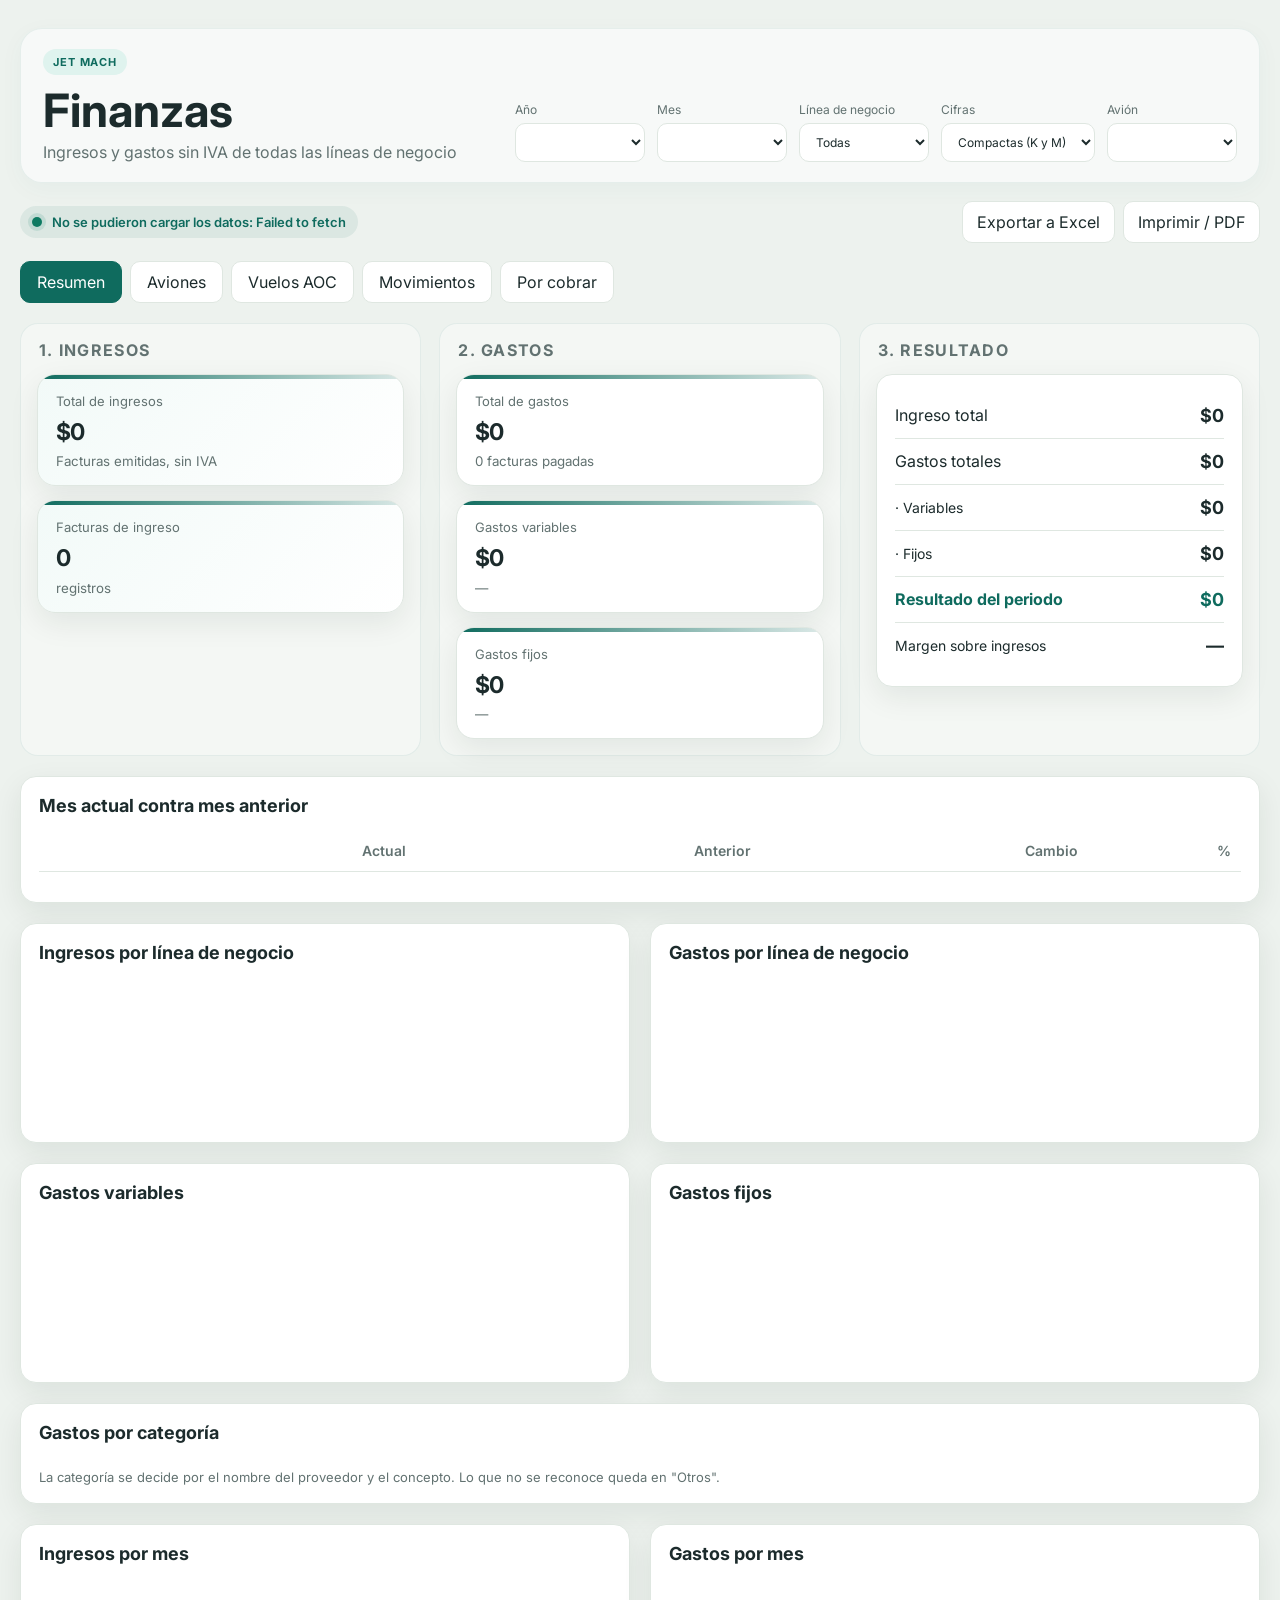
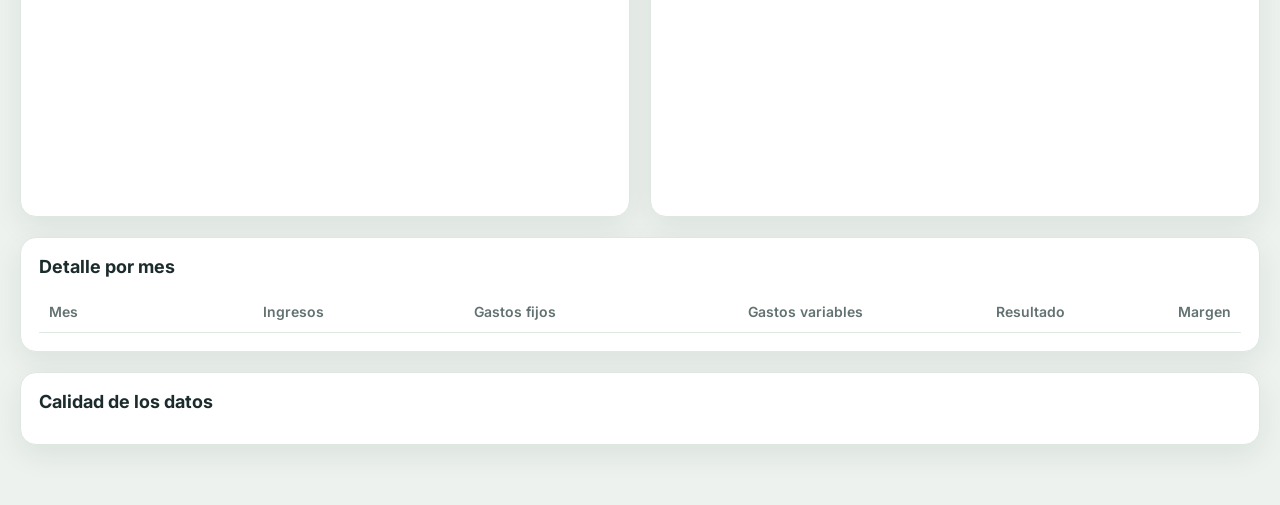
<file: index.html>
<!DOCTYPE html>
<html lang="es">
  <head>
    <meta charset="UTF-8" />
    <meta name="viewport" content="width=device-width, initial-scale=1.0" />
    <title>Finanzas | Jet Mach</title>
    <link rel="preconnect" href="https://fonts.googleapis.com" />
    <link rel="preconnect" href="https://fonts.gstatic.com" crossorigin />
    <link href="https://fonts.googleapis.com/css2?family=Inter:wght@400;500;600;700;800&display=swap" rel="stylesheet" />
    <style>
:root {
  --bg: #edf2ee;
  --panel: #ffffff;
  --panel-alt: #f6f8f7;
  --line: #dfe7e1;
  --ink: #1c2b2c;
  --muted: #627271;
  --brand: #0f6b5e;
  --brand-soft: #dff3ee;
  --good: #0e7a62;
  --bad: #be4a3f;
  --amber: #c98b2a;
  --shadow: 0 10px 30px rgba(16, 32, 25, 0.08);
}

* { box-sizing: border-box; }

html, body {
  margin: 0;
  font-family: "Inter", sans-serif;
  background: var(--bg);
  color: var(--ink);
}

body {
  min-height: 100vh;
}

.app-shell {
  max-width: 1280px;
  margin: 0 auto;
  padding: 28px 20px 60px;
}

.topbar {
  display: flex;
  justify-content: space-between;
  align-items: flex-end;
  gap: 20px;
  margin-bottom: 18px;
  padding: 20px 22px;
  background: rgba(255, 255, 255, 0.56);
  border: 1px solid rgba(15, 107, 94, 0.08);
  border-radius: 22px;
  box-shadow: 0 6px 24px rgba(15, 107, 94, 0.04);
}

.brand-badge {
  display: inline-flex;
  align-items: center;
  margin-bottom: 10px;
  padding: 6px 10px;
  border-radius: 999px;
  background: var(--brand-soft);
  color: var(--brand);
  font-size: 11px;
  font-weight: 700;
  letter-spacing: 0.08em;
  text-transform: uppercase;
}

h1, h2, h3, p { margin: 0; }

h1 {
  font-size: clamp(32px, 4vw, 46px);
  line-height: 1.1;
}

.subtitle {
  margin-top: 6px;
  color: var(--muted);
}

.status-strip {
  display: inline-flex;
  align-items: center;
  gap: 10px;
  padding: 8px 12px;
  margin: 0 0 18px;
  border-radius: 999px;
  background: rgba(15, 107, 94, 0.08);
  color: var(--brand);
  font-size: 13px;
  font-weight: 600;
}

.status-dot {
  width: 10px;
  height: 10px;
  border-radius: 50%;
  background: var(--good);
  box-shadow: 0 0 0 4px rgba(14, 122, 98, 0.12);
}

.filters {
  display: flex;
  gap: 12px;
  flex-wrap: wrap;
  align-items: end;
}

.team-button,
.primary-button,
.secondary-button,
.close-button {
  border: 1px solid var(--line);
  border-radius: 10px;
  font: inherit;
  cursor: pointer;
}

.team-button,
.primary-button {
  background: var(--brand);
  color: white;
  border-color: var(--brand);
  padding: 10px 16px;
}

.secondary-button {
  background: white;
  color: var(--ink);
  padding: 10px 14px;
}

.close-button {
  background: transparent;
  color: var(--muted);
  padding: 6px 10px;
  font-size: 22px;
  line-height: 1;
}

label {
  display: flex;
  flex-direction: column;
  gap: 6px;
  font-size: 12px;
  color: var(--muted);
}

select {
  min-width: 140px;
  border: 1px solid var(--line);
  border-radius: 10px;
  background: var(--panel);
  color: var(--ink);
  padding: 10px 12px;
  font: inherit;
}

.tabs {
  display: flex;
  gap: 8px;
  flex-wrap: wrap;
  margin-bottom: 20px;
}

.tab {
  border: 1px solid var(--line);
  background: var(--panel);
  color: var(--ink);
  padding: 10px 16px;
  border-radius: 10px;
  font: inherit;
  cursor: pointer;
  transition: 0.2s ease;
}

.tab.active {
  background: var(--brand);
  color: white;
  border-color: var(--brand);
}

main {
  display: grid;
  gap: 20px;
}

.tab-panel {
  display: none;
  gap: 20px;
}

.tab-panel.active {
  display: grid;
}

.kpis-group {
  display: grid;
  grid-template-columns: repeat(3, minmax(0, 1fr));
  gap: 18px;
}

.summary-section {
  display: grid;
  gap: 14px;
  padding: 16px;
  background: rgba(255, 255, 255, 0.38);
  border: 1px solid rgba(15, 107, 94, 0.08);
  border-radius: 18px;
}

.section-header {
  padding: 0 2px;
}

.section-header h3 {
  font-size: 16px;
  color: var(--muted);
  text-transform: uppercase;
  letter-spacing: 0.08em;
  font-weight: 700;
}

.stacked-cards {
  display: grid;
  gap: 14px;
}

.card {
  background: var(--panel);
  border: 1px solid var(--line);
  border-radius: 18px;
  box-shadow: var(--shadow);
  padding: 18px 18px 16px;
  transition: transform 0.2s ease, box-shadow 0.2s ease;
  min-width: 0;
  position: relative;
  overflow: hidden;
}

.card::before {
  content: "";
  position: absolute;
  inset: 0 auto auto 0;
  width: 100%;
  height: 4px;
  background: linear-gradient(90deg, var(--brand), rgba(15, 107, 94, 0.15));
}

.card:hover {
  transform: translateY(-2px);
  box-shadow: 0 14px 28px rgba(16, 32, 25, 0.09);
}

.card.highlight {
  background: linear-gradient(135deg, #f2faf8, #ffffff);
}

.card.accent {
  border-color: rgba(15, 107, 94, 0.45);
  background: linear-gradient(135deg, var(--brand-soft), #ffffff);
}

.card p {
  font-size: 13px;
  color: var(--muted);
  margin-bottom: 10px;
}

.card h2 {
  font-size: clamp(18px, 1.8vw, 30px);
  letter-spacing: -0.04em;
  line-height: 1.15;
  white-space: nowrap;
  overflow: hidden;
  text-overflow: ellipsis;
}

.card h3 {
  font-size: clamp(22px, 2vw, 30px);
  letter-spacing: -0.04em;
  line-height: 1.15;
}

.card small {
  display: block;
  margin-top: 8px;
  color: var(--muted);
}

.summary-grid {
  display: grid;
  grid-template-columns: 1fr 1fr;
  gap: 20px;
}

.large {
  min-height: 220px;
}

.result-panel {
  min-height: 100%;
  background: linear-gradient(135deg, #f7fbfa, #edf7f4);
  border: 1px solid rgba(15, 107, 94, 0.12);
}

.compact {
  font-size: 14px;
}

.muted-row {
  color: var(--muted);
}

.panel {
  background: var(--panel);
  border: 1px solid var(--line);
  border-radius: 16px;
  box-shadow: var(--shadow);
  padding: 18px;
}

.panel-header {
  margin-bottom: 14px;
}

.panel-header h3 {
  font-size: 18px;
}

.summary-row {
  display: flex;
  justify-content: space-between;
  align-items: center;
  padding: 12px 0;
  border-top: 1px solid var(--line);
  color: var(--ink);
}

.summary-row:first-of-type {
  border-top: none;
}

.summary-row strong {
  font-size: 18px;
}

.summary-row.emphasis {
  color: var(--brand);
  font-weight: 700;
}

.category-list {
  display: grid;
  gap: 12px;
}

.category-item {
  display: grid;
  gap: 8px;
}

.category-top {
  display: flex;
  justify-content: space-between;
  gap: 12px;
  color: var(--ink);
  font-size: 14px;
}

.progress {
  width: 100%;
  height: 10px;
  background: #edf2f1;
  border-radius: 999px;
  overflow: hidden;
}

.progress > span {
  display: block;
  height: 100%;
  border-radius: inherit;
  background: linear-gradient(90deg, var(--brand), #7ec7b7);
}

.charts-grid {
  display: grid;
  grid-template-columns: repeat(2, minmax(0, 1fr));
  gap: 20px;
}

.chart-bars {
  display: grid;
  gap: 10px;
  min-height: 220px;
}

.chart-bar-group {
  display: flex;
  align-items: end;
  gap: 8px;
  height: 180px;
}

.chart-bar-col {
  flex: 1;
  min-width: 24px;
  border-radius: 10px 10px 0 0;
  background: linear-gradient(180deg, #7bc1b1, var(--brand));
  position: relative;
}

.chart-bar-col.alt {
  background: linear-gradient(180deg, #d59d4d, var(--amber));
}

.chart-bar-col::after {
  content: attr(data-label);
  position: absolute;
  left: 50%;
  transform: translateX(-50%);
  bottom: -24px;
  font-size: 11px;
  color: var(--muted);
}

.table-panel {
  overflow: auto;
}

table {
  width: 100%;
  border-collapse: collapse;
  font-size: 14px;
}

th, td {
  padding: 12px 10px;
  border-bottom: 1px solid var(--line);
  text-align: left;
}

th {
  color: var(--muted);
  font-weight: 600;
}

tbody tr:hover {
  background: var(--panel-alt);
}

.positive { color: var(--good); }
.negative { color: var(--bad); }

.cards-3 {
  display: grid;
  grid-template-columns: repeat(3, minmax(0, 1fr));
  gap: 18px;
}

.report-box {
  min-height: 130px;
  display: flex;
  flex-direction: column;
  justify-content: center;
}

.report-summary {
  display: grid;
  gap: 12px;
}

.report-summary-item {
  display: flex;
  justify-content: space-between;
  border-top: 1px solid var(--line);
  padding-top: 12px;
}

.report-summary-item:first-child {
  border-top: none;
  padding-top: 0;
}

.team-tab.hidden,
.hidden {
  display: none !important;
}

.capture-panel {
  display: grid;
  gap: 18px;
}

.capture-mode-select {
  display: flex;
  gap: 10px;
  flex-wrap: wrap;
}

.capture-mode {
  border: 1px solid var(--line);
  background: white;
  color: var(--ink);
  padding: 9px 14px;
  border-radius: 10px;
  cursor: pointer;
}

.capture-mode.active {
  background: var(--brand);
  color: white;
  border-color: var(--brand);
}

.capture-form {
  display: grid;
  grid-template-columns: repeat(2, minmax(200px, 1fr));
  gap: 16px;
}

.capture-form label {
  display: flex;
  flex-direction: column;
  gap: 6px;
}

.capture-form .full-width {
  grid-column: 1 / -1;
}

.capture-form input,
.capture-form select {
  border: 1px solid var(--line);
  border-radius: 10px;
  padding: 10px 12px;
  font: inherit;
  background: white;
  color: var(--ink);
}

.capture-actions {
  display: flex;
  gap: 12px;
  justify-content: flex-start;
  margin-top: 8px;
}

.modal {
  position: fixed;
  inset: 0;
  background: rgba(14, 19, 18, 0.55);
  display: flex;
  align-items: center;
  justify-content: center;
  padding: 20px;
  z-index: 50;
}

.modal.hidden {
  display: none;
}

.modal-card {
  width: min(560px, 100%);
  background: var(--panel);
  border: 1px solid var(--line);
  border-radius: 18px;
  box-shadow: var(--shadow);
  padding: 20px;
}

.modal-header {
  display: flex;
  justify-content: space-between;
  align-items: center;
  margin-bottom: 16px;
}

.form-grid {
  display: grid;
  grid-template-columns: 1fr 1fr;
  gap: 14px;
}

.form-grid label {
  display: flex;
  flex-direction: column;
  gap: 6px;
}

.form-grid .full-width {
  grid-column: 1 / -1;
}

.form-grid input {
  border: 1px solid var(--line);
  border-radius: 10px;
  padding: 10px 12px;
  font: inherit;
  background: white;
  color: var(--ink);
}

.modal-actions {
  display: flex;
  justify-content: flex-end;
  gap: 10px;
  margin-top: 20px;
}

@media (max-width: 920px) {
  .kpis-group { grid-template-columns: 1fr; }
  .summary-grid, .charts-grid, .cards-3 { grid-template-columns: 1fr; }
}

@media (max-width: 640px) {
  .topbar {
    flex-direction: column;
    align-items: flex-start;
  }

  .kpis-group {
    grid-template-columns: 1fr;
  }

  .filters {
    width: 100%;
  }

  .filters label {
    flex: 1;
  }
}

/* ---------- Ajustes para Finanzas Jet Mach (se suman al diseño base) ---------- */
.chart-bars { padding-top: 24px; }
.chart-bar-col::before {
  content: attr(data-value);
  position: absolute;
  left: 50%;
  transform: translateX(-50%);
  top: -18px;
  font-size: 11px;
  color: var(--muted);
  white-space: nowrap;
}
.chart-bar-group { margin-bottom: 28px; }
tfoot td { font-weight: 700; border-top: 2px solid var(--ink); border-bottom: none; }
.vacio { color: #b3c0be; }
.moneda { display: inline-block; padding: 2px 8px; border-radius: 999px; font-size: 11px; font-weight: 700; letter-spacing: 0.04em; }
.moneda.mxn { background: #edf2f1; color: var(--muted); }
.moneda.usd { background: #fff3dc; color: #8a5a10; }
.nota-tabla { margin-top: 12px; font-size: 13px; color: var(--muted); }
.estado-vencida { color: var(--bad); font-weight: 600; }
.vacio-mensaje { padding: 18px 0; color: var(--muted); }
th.num, td.num { text-align: right; }
.filters select { min-width: 130px; }

/* ---------- Vuelos AOC ---------- */
.panel-header-row { display: flex; justify-content: space-between; align-items: center; gap: 12px; }
.link-btn { background: none; border: none; padding: 4px 6px; font: inherit; font-size: 13px; color: var(--brand); cursor: pointer; text-decoration: underline; }
.link-btn.peligro { color: var(--bad); }
.form-error { min-height: 20px; margin-top: 12px; font-size: 13px; color: var(--bad); }
.cards-3 .card small { display: block; margin-top: 8px; }
td.notas { max-width: 220px; overflow: hidden; text-overflow: ellipsis; white-space: nowrap; }

.panel-total { margin-left: 8px; font-size: 15px; font-weight: 700; color: var(--brand); }
.etiqueta-campo { display: block; margin-bottom: 6px; font-size: 12px; color: var(--muted); }
.tiempo { display: flex; align-items: center; gap: 8px; }
.tiempo input { width: 90px; border: 1px solid var(--line); border-radius: 10px; padding: 10px 12px; font: inherit; font-size: 18px; text-align: center; background: white; color: var(--ink); }
.tiempo span { color: var(--muted); font-weight: 600; }
.opcionales summary { cursor: pointer; color: var(--brand); font-size: 14px; font-weight: 600; margin-bottom: 10px; }
.opcionales .form-grid { margin-top: 8px; }

/* ---------- Barra de estado y exportar ---------- */
.barra-estado { display: flex; justify-content: space-between; align-items: center; gap: 12px; flex-wrap: wrap; margin-bottom: 18px; }
.barra-estado .status-strip { margin: 0; }
.exportar { display: flex; gap: 8px; flex-wrap: wrap; }
.solo-impresion { display: none; }

/* ---------- Comparativos ---------- */
.delta { white-space: nowrap; font-weight: 600; }
.delta.bien { color: var(--good); }
.delta.mal { color: var(--bad); }
.delta.igual { color: var(--muted); font-weight: 400; }
tr.fila-total td { font-weight: 700; border-top: 2px solid var(--ink); }

/* ---------- Dólares ---------- */
.usd-fila { display: grid; grid-template-columns: repeat(3, minmax(0, 1fr)); gap: 14px; }
.usd-fila > div { padding: 12px 14px; background: #fff8ea; border: 1px solid #f1dfb8; border-radius: 12px; }
.usd-fila span { display: block; font-size: 12px; color: var(--muted); margin-bottom: 4px; }
.usd-fila strong { font-size: 20px; letter-spacing: -0.02em; }

/* ---------- Categorías ---------- */
.dos-col { grid-template-columns: 1fr 1fr; column-gap: 28px; }

/* ---------- Búsqueda ---------- */
.busqueda { display: flex; gap: 10px; flex-wrap: wrap; margin-bottom: 12px; }
.busqueda input { flex: 1; min-width: 220px; border: 1px solid var(--line); border-radius: 10px; padding: 10px 12px; font: inherit; background: white; color: var(--ink); }
.busqueda select { min-width: 170px; }

/* ---------- Calidad de datos ---------- */
#qualityDetails summary { cursor: pointer; color: var(--brand); font-weight: 600; margin: 8px 0 12px; }
.problema { display: inline-block; margin: 0 4px 4px 0; padding: 2px 8px; border-radius: 999px; background: #fdecea; color: var(--bad); font-size: 12px; font-weight: 600; }

/* ---------- Semáforo de por cobrar ---------- */
.punto { display: inline-block; width: 10px; height: 10px; border-radius: 50%; margin-right: 4px; vertical-align: middle; }
.punto.rojo { background: var(--bad); }
.punto.ambar { background: var(--amber); }
.punto.verde { background: var(--good); }
.semaforo.rojo { border-color: rgba(190, 74, 63, 0.35); }
.semaforo.ambar { border-color: rgba(201, 139, 42, 0.45); }
.semaforo.verde { border-color: rgba(14, 122, 98, 0.35); }
.estado-pronto { color: #8a5a10; font-weight: 600; }

/* ---------- Gráfica de líneas ---------- */
.leyenda { display: flex; gap: 18px; flex-wrap: wrap; margin-bottom: 8px; font-size: 13px; color: var(--ink); }
.leyenda i { display: inline-block; width: 18px; height: 3px; border-radius: 2px; margin-right: 6px; vertical-align: middle; }
.grafica-lineas { position: relative; margin-bottom: 14px; }
.grafica-lineas svg { width: 100%; height: auto; display: block; }
.grafica-lineas .eje { font-size: 11px; fill: #627271; }
.grafica-lineas .rejilla { stroke: #e6ede8; stroke-width: 1; }
.grafica-lineas .etiqueta-serie { font-size: 12px; font-weight: 700; fill: #1c2b2c; }
.tooltip-grafica { position: absolute; pointer-events: none; background: #1c2b2c; color: #fff; padding: 8px 10px; border-radius: 8px; font-size: 12px; line-height: 1.5; white-space: nowrap; z-index: 5; box-shadow: 0 6px 18px rgba(0,0,0,0.2); }
td small.sub { display: block; font-size: 11px; color: var(--muted); font-weight: 400; }

@media (max-width: 920px) {
  .usd-fila { grid-template-columns: 1fr; }
  .dos-col { grid-template-columns: 1fr; }
}

/* ---------- Impresión / PDF ---------- */
@media print {
  body { background: white; }
  .tabs, .exportar, .modal, .status-strip, #addFlight, .busqueda, .link-btn, #qualityPanel, .team-button { display: none !important; }
  .app-shell { padding: 0; max-width: none; }
  .topbar { box-shadow: none; border: none; padding: 0 0 8px; }
  .card, .panel { box-shadow: none; break-inside: avoid; }
  .card:hover { transform: none; }
  .solo-impresion { display: block; margin: 0 0 12px; color: var(--muted); font-size: 12px; }
  .tab-panel { gap: 12px; }
  #qualityDetails { display: none; }
}

.sub-inline { font-size: 11px; color: var(--muted); font-weight: 400; margin-left: 4px; }

/* Las tarjetas se quedan arriba aunque otra columna tenga más tarjetas */
.summary-section { align-content: start; }
.stacked-cards { align-content: start; }

</style>
  </head>
  <body>
    <div class="app-shell">
      <header class="topbar">
        <div>
          <div class="brand-badge">Jet Mach</div>
          <h1>Finanzas</h1>
          <p class="subtitle">Ingresos y gastos sin IVA de todas las líneas de negocio</p>
        </div>

        <div class="filters">
          <label>
            <span>Año</span>
            <select id="yearFilter"></select>
          </label>
          <label>
            <span>Mes</span>
            <select id="monthFilter"></select>
          </label>
          <label>
            <span>Línea de negocio</span>
            <select id="lineFilter">
              <option value="todas">Todas</option>
              <option>Guarda</option>
              <option>Handling</option>
              <option>AOC</option>
              <option>Corporativo</option>
            </select>
          </label>
          <label>
            <span>Cifras</span>
            <select id="unitFilter">
              <option value="auto">Compactas (K y M)</option>
              <option value="miles">En miles</option>
              <option value="millones">En millones</option>
              <option value="completo">Completas</option>
            </select>
          </label>
          <label>
            <span>Avión</span>
            <select id="planeFilter"></select>
          </label>
        </div>
      </header>

      <div class="barra-estado">
        <div class="status-strip">
          <span class="status-dot"></span>
          <span id="statusText">Cargando datos…</span>
        </div>
        <div class="exportar">
          <button id="exportExcel" class="secondary-button" type="button">Exportar a Excel</button>
          <button id="exportPdf" class="secondary-button" type="button">Imprimir / PDF</button>
        </div>
      </div>
      <p class="solo-impresion" id="printInfo"></p>

      <nav class="tabs" aria-label="Secciones">
        <button class="tab active" data-tab="overview">Resumen</button>
        <button class="tab" data-tab="planes">Aviones</button>
        <button class="tab" data-tab="flights">Vuelos AOC</button>
        <button class="tab" data-tab="movements">Movimientos</button>
        <button class="tab" data-tab="receivable">Por cobrar</button>
      </nav>

      <main>
        <section id="overview" class="tab-panel active">
          <section class="kpis-group">
            <div class="summary-section">
              <div class="section-header">
                <h3>1. Ingresos</h3>
              </div>
              <div class="stacked-cards">
                <article class="card highlight">
                  <p>Total de ingresos</p>
                  <h2 id="incomeValue">$0</h2>
                  <small>Facturas emitidas, sin IVA</small>
                </article>
                <article class="card highlight">
                  <p>Facturas de ingreso</p>
                  <h2 id="incomeCount">0</h2>
                  <small>registros</small>
                </article>
              </div>
            </div>

            <div class="summary-section">
              <div class="section-header">
                <h3>2. Gastos</h3>
              </div>
              <div class="stacked-cards">
                <article class="card">
                  <p>Total de gastos</p>
                  <h2 id="expenseValue">$0</h2>
                  <small id="expenseMeta">0 facturas pagadas</small>
                </article>
                <article class="card">
                  <p>Gastos variables</p>
                  <h2 id="variableValue">$0</h2>
                  <small id="variableMeta">—</small>
                </article>
                <article class="card">
                  <p>Gastos fijos</p>
                  <h2 id="fixedValue">$0</h2>
                  <small id="fixedMeta">—</small>
                </article>
              </div>
            </div>

            <div class="summary-section">
              <div class="section-header">
                <h3>3. Resultado</h3>
              </div>
              <div class="panel result-panel">
                <div class="summary-row">
                  <span>Ingreso total</span>
                  <strong id="totalIncome">$0</strong>
                </div>
                <div class="summary-row">
                  <span>Gastos totales</span>
                  <strong id="totalExpenses">$0</strong>
                </div>
                <div class="summary-row compact muted-row">
                  <span>· Variables</span>
                  <strong id="totalVariable">$0</strong>
                </div>
                <div class="summary-row compact muted-row">
                  <span>· Fijos</span>
                  <strong id="totalFixed">$0</strong>
                </div>
                <div class="summary-row emphasis">
                  <span>Resultado del periodo</span>
                  <strong id="summaryMargin">$0</strong>
                </div>
                <div class="summary-row compact muted-row">
                  <span>Margen sobre ingresos</span>
                  <strong id="marginMeta">—</strong>
                </div>
              </div>
            </div>
          </section>

          <section class="panel table-panel" id="comparePanel">
            <div class="panel-header">
              <h3 id="compareTitle">Mes actual contra mes anterior</h3>
            </div>
            <table>
              <thead>
                <tr>
                  <th></th>
                  <th class="num" id="compareHeadNow">Actual</th>
                  <th class="num" id="compareHeadPrev">Anterior</th>
                  <th class="num">Cambio</th>
                  <th class="num">%</th>
                </tr>
              </thead>
              <tbody id="compareTable"></tbody>
            </table>
            <p class="nota-tabla" id="compareNote"></p>
          </section>

          <section class="panel hidden" id="usdPanel">
            <div class="panel-header">
              <h3>Movimientos en dólares</h3>
            </div>
            <div class="usd-fila" id="usdBody"></div>
            <p class="nota-tabla">Estos movimientos no se suman a los totales en pesos del resto de la página.</p>
          </section>

          <section class="summary-grid">
            <div class="panel large">
              <div class="panel-header">
                <h3>Ingresos por línea de negocio</h3>
              </div>
              <div id="incomeLines" class="category-list"></div>
            </div>

            <div class="panel large">
              <div class="panel-header">
                <h3>Gastos por línea de negocio</h3>
              </div>
              <div id="expenseLines" class="category-list"></div>
            </div>
          </section>

          <section class="summary-grid">
            <div class="panel large">
              <div class="panel-header">
                <h3>Gastos variables <span id="variableTotalTitle" class="panel-total"></span></h3>
              </div>
              <div id="variableList" class="category-list"></div>
            </div>

            <div class="panel large">
              <div class="panel-header">
                <h3>Gastos fijos <span id="fixedTotalTitle" class="panel-total"></span></h3>
              </div>
              <div id="fixedList" class="category-list"></div>
            </div>
          </section>

          <section class="panel">
            <div class="panel-header">
              <h3>Gastos por categoría <span id="categoryTotalTitle" class="panel-total"></span></h3>
            </div>
            <div id="categoryList" class="category-list dos-col"></div>
            <p class="nota-tabla">La categoría se decide por el nombre del proveedor y el concepto. Lo que no se reconoce queda en "Otros".</p>
          </section>

          <section class="charts-grid">
            <div class="panel">
              <div class="panel-header">
                <h3>Ingresos por mes</h3>
              </div>
              <div id="incomeChart" class="chart-bars"></div>
            </div>

            <div class="panel">
              <div class="panel-header">
                <h3>Gastos por mes</h3>
              </div>
              <div id="expenseChart" class="chart-bars"></div>
            </div>
          </section>

          <section class="panel table-panel">
            <div class="panel-header">
              <h3>Detalle por mes</h3>
            </div>
            <table>
              <thead>
                <tr>
                  <th>Mes</th>
                  <th class="num">Ingresos</th>
                  <th class="num">Gastos fijos</th>
                  <th class="num">Gastos variables</th>
                  <th class="num">Resultado</th>
                  <th class="num">Margen</th>
                </tr>
              </thead>
              <tbody id="monthlyTable"></tbody>
            </table>
          </section>
          <section class="panel table-panel" id="qualityPanel">
            <div class="panel-header">
              <h3>Calidad de los datos</h3>
            </div>
            <p class="nota-tabla" id="qualityNote"></p>
            <details id="qualityDetails" class="hidden">
              <summary>Ver los movimientos por corregir</summary>
              <table>
                <thead>
                  <tr>
                    <th>Fecha</th>
                    <th>Tipo</th>
                    <th>Contraparte</th>
                    <th>Concepto</th>
                    <th class="num">Importe</th>
                    <th>Folio</th>
                    <th>Qué falta</th>
                  </tr>
                </thead>
                <tbody id="qualityTable"></tbody>
              </table>
              <p class="nota-tabla" id="qualityMore"></p>
            </details>
          </section>
        </section>

        <section id="planes" class="tab-panel">
          <section class="panel table-panel">
            <div class="panel-header">
              <h3>Resultado por avión</h3>
            </div>
            <table>
              <thead>
                <tr>
                  <th>Avión</th>
                  <th class="num">Ingresos</th>
                  <th class="num">Gastos fijos</th>
                  <th class="num">Gastos variables</th>
                  <th class="num">Resultado</th>
                </tr>
              </thead>
              <tbody id="planeTable"></tbody>
              <tfoot id="planeTotal"></tfoot>
            </table>
            <p class="nota-tabla">Los gastos que no son de un avión aparecen en Corporativo.</p>
          </section>

          <section class="panel table-panel">
            <div class="panel-header">
              <h3 id="planeCompareTitle">Cambio contra el mes anterior</h3>
            </div>
            <table>
              <thead>
                <tr>
                  <th>Avión</th>
                  <th class="num">Ingresos</th>
                  <th class="num">Gastos</th>
                  <th class="num">Resultado</th>
                  <th class="num" id="planeCompareHeadPrev">Resultado anterior</th>
                  <th class="num">Cambio</th>
                </tr>
              </thead>
              <tbody id="planeCompareTable"></tbody>
            </table>
            <p class="nota-tabla" id="planeCompareNote"></p>
          </section>
        </section>

        <section id="flights" class="tab-panel">
          <section class="cards-3">
            <article class="card report-box">
              <p>Horas voladas</p>
              <h3 id="flightHours">—</h3>
              <small id="flightCount"></small>
            </article>
            <article class="card report-box">
              <p>Costo por hora</p>
              <h3 id="flightCostPerHour">—</h3>
              <small>Gastos variables entre horas voladas</small>
            </article>
            <article class="card report-box">
              <p>Resultado del periodo</p>
              <h3 id="flightResult">—</h3>
              <small id="flightResultNote"></small>
            </article>
          </section>

          <section class="panel table-panel">
            <div class="panel-header">
              <h3>Costo por hora por mes</h3>
            </div>
            <div id="cphLegend" class="leyenda"></div>
            <div id="cphChart" class="grafica-lineas"></div>
            <table>
              <thead>
                <tr>
                  <th>Mes</th>
                  <th class="num">XADGL</th>
                  <th class="num">XARHL</th>
                  <th class="num">XABZN</th>
                </tr>
              </thead>
              <tbody id="cphTable"></tbody>
            </table>
            <p class="nota-tabla">Costo por hora = gastos variables del avión ÷ horas voladas del mes. Usa las horas capturadas y, si un mes no tiene vuelos capturados, el total mensual. Solo cambia con el filtro de año.</p>
          </section>

          <section class="panel table-panel">
            <div class="panel-header panel-header-row">
              <h3>Vuelos</h3>
              <button id="addFlight" class="primary-button" type="button">Agregar vuelo</button>
            </div>
            <table>
              <thead>
                <tr>
                  <th>Fecha</th>
                  <th>Avión</th>
                  <th>Ruta</th>
                  <th class="num">Horas</th>
                  <th>Piloto</th>
                  <th>Copiloto</th>
                  <th>Cliente</th>
                  <th>Notas</th>
                  <th></th>
                </tr>
              </thead>
              <tbody id="flightTable"></tbody>
            </table>
            <p class="nota-tabla">Esta pestaña usa los filtros de año, mes y avión. Para agregar, corregir o anular un vuelo se pide la clave de captura.</p>
          </section>

          <section class="panel table-panel">
            <div class="panel-header">
              <h3>Movimientos de los aviones del AOC</h3>
            </div>
            <table>
              <thead>
                <tr>
                  <th>Fecha</th>
                  <th>Avión</th>
                  <th>Tipo</th>
                  <th>Concepto</th>
                  <th>Contraparte</th>
                  <th>Gasto</th>
                  <th>Moneda</th>
                  <th class="num">Importe sin IVA</th>
                </tr>
              </thead>
              <tbody id="aocMovementTable"></tbody>
            </table>
            <p class="nota-tabla" id="aocMovementNote"></p>
          </section>
        </section>

        <section id="movements" class="tab-panel">
          <section class="panel table-panel">
            <div class="panel-header">
              <h3>Movimientos del periodo</h3>
            </div>
            <div class="busqueda">
              <input id="movSearch" type="search" placeholder="Buscar proveedor, concepto, avión, categoría…" autocomplete="off" />
              <select id="movTipo" aria-label="Tipo de movimiento">
                <option value="">Ingresos y gastos</option>
                <option value="Ingreso">Solo ingresos</option>
                <option value="Gasto">Solo gastos</option>
              </select>
            </div>
            <table>
              <thead>
                <tr>
                  <th>Fecha</th>
                  <th>Tipo</th>
                  <th>Línea</th>
                  <th>Avión</th>
                  <th>Contraparte</th>
                  <th>Concepto</th>
                  <th>Moneda</th>
                  <th class="num">Importe sin IVA</th>
                </tr>
              </thead>
              <tbody id="movementTable"></tbody>
            </table>
            <p class="nota-tabla" id="movementNote"></p>
          </section>
        </section>

        <section id="receivable" class="tab-panel">
          <section class="cards-3">
            <article class="card report-box semaforo rojo">
              <p><span class="punto rojo"></span> Vencidas</p>
              <h3 id="overdueValue">$0</h3>
              <small id="overdueMeta"></small>
            </article>
            <article class="card report-box semaforo ambar">
              <p><span class="punto ambar"></span> Vencen en 7 días o menos</p>
              <h3 id="soonValue">$0</h3>
              <small id="soonMeta"></small>
            </article>
            <article class="card report-box semaforo verde">
              <p><span class="punto verde"></span> Al corriente</p>
              <h3 id="okValue">$0</h3>
              <small id="okMeta"></small>
            </article>
          </section>

          <section class="panel table-panel">
            <div class="panel-header">
              <h3>Facturas por cobrar</h3>
            </div>
            <table>
              <thead>
                <tr>
                  <th>Cliente</th>
                  <th>Factura</th>
                  <th>Vencimiento</th>
                  <th>Estado</th>
                  <th class="num">Importe sin IVA</th>
                </tr>
              </thead>
              <tbody id="receivableTable"></tbody>
              <tfoot id="receivableTotal"></tfoot>
            </table>
            <p class="nota-tabla">Esta sección no cambia con los filtros.</p>
          </section>
        </section>
      </main>
    </div>

    <div id="flightModal" class="modal hidden" aria-modal="true" role="dialog" aria-labelledby="flightModalTitle">
      <div class="modal-card">
        <div class="modal-header">
          <h3 id="flightModalTitle">Agregar vuelo</h3>
          <button id="closeFlightModal" type="button" class="close-button" aria-label="Cerrar">×</button>
        </div>
        <div class="form-grid">
          <label>
            <span>Fecha</span>
            <input id="fFecha" type="date" />
          </label>
          <label>
            <span>Avión</span>
            <select id="fMatricula"></select>
          </label>
          <label>
            <span>Origen</span>
            <input id="fOrigen" type="text" maxlength="4" placeholder="MMMY" autocapitalize="characters" list="aeropuertos" />
          </label>
          <label>
            <span>Destino</span>
            <input id="fDestino" type="text" maxlength="4" placeholder="MMMX" autocapitalize="characters" list="aeropuertos" />
          </label>
          <div class="full-width">
            <span class="etiqueta-campo">Tiempo de vuelo</span>
            <div class="tiempo">
              <input id="fHoras" type="number" inputmode="numeric" min="0" max="24" step="1" placeholder="0" aria-label="Horas" />
              <span>h</span>
              <input id="fMinutos" type="number" inputmode="numeric" min="0" max="59" step="1" placeholder="00" aria-label="Minutos" />
              <span>min</span>
            </div>
          </div>
          <details class="full-width opcionales">
            <summary>Más datos (opcional)</summary>
            <div class="form-grid">
              <label>
                <span>Cliente</span>
                <input id="fCliente" type="text" maxlength="120" />
              </label>
              <label>
                <span>Piloto</span>
                <input id="fPiloto" type="text" maxlength="120" />
              </label>
              <label>
                <span>Copiloto</span>
                <input id="fCopiloto" type="text" maxlength="120" />
              </label>
              <label>
                <span>Notas</span>
                <input id="fNotas" type="text" maxlength="500" />
              </label>
            </div>
          </details>
        </div>
        <datalist id="aeropuertos"></datalist>
        <p id="flightError" class="form-error" role="alert"></p>
        <div class="modal-actions">
          <button id="cancelFlight" class="secondary-button" type="button">Cancelar</button>
          <button id="saveFlightNext" class="secondary-button" type="button">Guardar y agregar otro</button>
          <button id="saveFlight" class="primary-button" type="button">Guardar</button>
        </div>
      </div>
    </div>

    <script>
/* Finanzas Jet Mach
 *
 * Los datos salen de la hoja "Movimientos" de la plataforma B.
 * - Con CONFIG.URL_DATOS vacío se usan los datos de ejemplo (datos-ejemplo.js).
 * - Con la URL del Apps Script publicada, la página pide la clave, la envía por POST
 *   (nunca en la dirección) y el script responde:
 *   { ok: true, actualizado, movimientos: [...], porCobrar: [...] }
 *   Cada movimiento trae: IDOrigen, Tipo, Fecha, Mes, Contraparte, Concepto, Moneda,
 *   MontoSinIVA, TipoGasto, LineaNegocio, Matricula, TipoMatricula, Categoria.
 *   Cada cuenta por cobrar trae: Cliente, Folio, Vencimiento, MontoSinIVA.
 *   Cada vuelo trae: ID, Fecha, Matricula, Origen, Destino, Horas, Piloto, Copiloto, Cliente, Notas.
 *   Cada total mensual de horas trae: Mes, Matricula, Horas (se usa solo si ese mes y avión no tienen vuelos capturados).
 * - Los vuelos se capturan en la pestaña "Vuelos AOC" con una clave DISTINTA (clave de captura).
 * Ningún dato financiero se guarda en este repositorio.
 */
const CONFIG = {
  URL_DATOS: 'https://script.google.com/macros/s/AKfycbzqkft4Jq71AkOkQM3cNmcGhIRKBY6pZpAeEOvcKjyFgOEkyQiVIR_pMJdMAgfRiMMVww/exec',
};

const MESES = {
  '01': 'Enero', '02': 'Febrero', '03': 'Marzo', '04': 'Abril', '05': 'Mayo', '06': 'Junio',
  '07': 'Julio', '08': 'Agosto', '09': 'Septiembre', '10': 'Octubre', '11': 'Noviembre', '12': 'Diciembre',
};
const AVIONES_AOC = ['XADGL', 'XARHL', 'XABZN'];
const LINEAS = ['Guarda', 'Handling', 'AOC', 'Corporativo'];

/* Formato de cifras: completas, en miles (K), en millones (M) o compactas (automático) */
const pesosExactos = new Intl.NumberFormat('es-MX', { style: 'currency', currency: 'MXN', maximumFractionDigits: 0 });
const dolaresExactos = new Intl.NumberFormat('en-US', { style: 'currency', currency: 'USD', minimumFractionDigits: 2 });
let unidad = 'auto';

function formatoCifra(n, simbolo, exacto) {
  const v = Number(n) || 0;
  if (unidad === 'completo') return exacto.format(v);
  const abs = Math.abs(v), signo = v < 0 ? '−' : '';
  const num = (x, dec) => x.toLocaleString('es-MX', { minimumFractionDigits: 0, maximumFractionDigits: dec });
  let u = unidad;
  if (u === 'auto') u = abs >= 1e6 ? 'millones' : abs >= 1e4 ? 'miles' : 'completo';
  if (u === 'completo') return exacto.format(v);
  if (u === 'millones') return `${signo}${simbolo}${num(abs / 1e6, abs >= 1e7 ? 1 : 2)} M`;
  return `${signo}${simbolo}${num(abs / 1e3, abs >= 1e5 ? 0 : 1)} K`;
}
/* dinero: cifras según la opción elegida. pesosExactos: siempre completas (costo por hora, ejes) */
const dinero = { format: (n) => formatoCifra(n, '$', pesosExactos) };
const dolares = { format: (n) => formatoCifra(n, 'US$', dolaresExactos) };
/* Etiquetas sobre las barras: siempre compactas, sea cual sea la opción elegida */
function cifraCorta(v) { const u = unidad; unidad = 'auto'; const t = dinero.format(v); unidad = u; return t; }

/* Celda de moneda: etiqueta MXN o USD (sin conversión) */
function celdaMoneda(r) {
  const m = String(r.Moneda || 'MXN').toUpperCase();
  return `<td><span class="moneda ${m === 'USD' ? 'usd' : 'mxn'}">${esc(m)}</span></td>`;
}
/* Importe en su propia moneda y SIEMPRE completo (tablas de detalle): pesos con $, dólares con US$ */
function importeConMoneda(r) {
  return String(r.Moneda || 'MXN').toUpperCase() === 'USD' ? dolaresExactos.format(r.MontoSinIVA) : pesosExactos.format(r.MontoSinIVA);
}
const $ = (id) => document.getElementById(id);
const suma = (lista, f) => lista.reduce((total, x) => total + f(x), 0);
const esc = (s) => String(s ?? '').replace(/[&<>"']/g, (c) => ({ '&': '&amp;', '<': '&lt;', '>': '&gt;', '"': '&quot;', "'": '&#39;' }[c]));
const monedaDe = (r) => String((r && r.Moneda) || 'MXN').toUpperCase();
const esMXN = (r) => monedaDe(r) === 'MXN';
const esUSD = (r) => monedaDe(r) === 'USD';
const esIngreso = (r) => r.Tipo === 'Ingreso';
const esGasto = (r) => r.Tipo === 'Gasto';
const esFijo = (r) => esGasto(r) && r.TipoGasto === 'Fijo';
const clase = (n) => (n >= 0 ? 'positive' : 'negative');
const nombreMes = (clave) => MESES[clave.slice(5, 7)] || clave;

const state = { anio: '', mes: 'todos', linea: 'todas', avion: 'todos', datos: null, busqueda: '', tipoMov: '' };
let movimientosVista = [];   // movimientos (pesos y dólares) con los filtros del encabezado
const sinAcentos = (t) => String(t ?? '').normalize('NFD').replace(/[\u0300-\u036f]/g, '').toLowerCase();

/* ---------- Datos ---------- */

const CLAVES = {
  lectura: { llave: 'jm_clave', mensaje: 'Clave de acceso a Finanzas Jet Mach' },
  captura: { llave: 'jm_captura', mensaje: 'Clave de captura de vuelos' },
};

function pedirClave(tipo) {
  const { llave, mensaje } = CLAVES[tipo];
  let clave = '';
  try { clave = sessionStorage.getItem(llave) || ''; } catch (e) { /* sin almacenamiento */ }
  if (!clave) {
    clave = window.prompt(mensaje) || '';
    try { if (clave) sessionStorage.setItem(llave, clave); } catch (e) { /* sin almacenamiento */ }
  }
  return clave;
}

function olvidarClave(tipo) {
  try { sessionStorage.removeItem(CLAVES[tipo].llave); } catch (e) { /* sin almacenamiento */ }
}

async function enviar(accion, datos, clave) {
  const respuesta = await fetch(CONFIG.URL_DATOS, {
    method: 'POST',
    headers: { 'Content-Type': 'text/plain;charset=utf-8' },
    body: JSON.stringify({ accion, clave, ...datos }),
  });
  return respuesta.json();
}

async function cargarDatos() {
  if (!CONFIG.URL_DATOS) return { ...window.DATOS_EJEMPLO, esEjemplo: true };
  const clave = pedirClave('lectura');
  const json = await enviar('finanzas', {}, clave);
  if (!json.ok) {
    olvidarClave('lectura');
    throw new Error(json.error || 'Acceso denegado');
  }
  return json;
}

function normalizar(datos) {
  datos.movimientos = (datos.movimientos || []).map((r) => ({
    ...r,
    MontoSinIVA: Number(r.MontoSinIVA) || 0,
    Moneda: monedaDe(r),
    Categoria: r.Categoria || '',
    Mes: r.Mes || String(r.Fecha || '').slice(0, 7),
    TipoGasto: r.TipoGasto || '',
    LineaNegocio: r.LineaNegocio || 'Sin clasificar',
    TipoMatricula: r.TipoMatricula || 'Sin clasificar',
  }));
  datos.porCobrar = (datos.porCobrar || []).map((c) => ({ ...c, Moneda: monedaDe(c), MontoSinIVA: Number(c.MontoSinIVA) || 0 }));
  datos.horasMensuales = (datos.horasMensuales || []).map((h) => ({ ...h, Horas: Number(h.Horas) || 0 }));
  datos.vuelos = (datos.vuelos || []).map((v) => ({ ...v, Horas: Number(v.Horas) || 0, Fecha: String(v.Fecha || '').slice(0, 10) }));
  return datos;
}

/* ---------- Filtros ---------- */

/* Por defecto solo trae movimientos en pesos (MXN). moneda: 'USD' o 'todas' para los demás. */
function filtrar({ ignorarMes = false, ignorarAnio = false, ignorarAvion = false, moneda = 'MXN' } = {}) {
  return state.datos.movimientos.filter((r) => {
    if (moneda !== 'todas' && monedaDe(r) !== moneda) return false;
    if (!ignorarAnio && state.anio !== 'todos' && !r.Mes.startsWith(state.anio)) return false;
    if (!ignorarMes && state.mes !== 'todos' && r.Mes.slice(5, 7) !== state.mes) return false;
    if (state.linea !== 'todas' && r.LineaNegocio !== state.linea) return false;
    if (!ignorarAvion && state.avion !== 'todos' && r.Matricula !== state.avion) return false;
    return true;
  });
}

function armarFiltros() {
  const movs = state.datos.movimientos;
  const anios = [...new Set(movs.map((r) => r.Mes.slice(0, 4)).filter(Boolean))].sort().reverse();
  state.anio = anios[0] || 'todos';
  $('yearFilter').innerHTML = anios.map((a) => `<option value="${esc(a)}">${esc(a)}</option>`).join('') + '<option value="todos">Todos</option>';
  $('monthFilter').innerHTML = '<option value="todos">Todos</option>' +
    Object.keys(MESES).map((m) => `<option value="${m}">${MESES[m]}</option>`).join('');

  $('planeFilter').innerHTML = '<option value="todos">Todos</option>' +
    AVIONES_AOC.map((m) => `<option value="${esc(m)}">${esc(m)}</option>`).join('');

  $('yearFilter').value = state.anio;
  $('unitFilter').value = unidad;
  $('unitFilter').addEventListener('change', () => {
    unidad = $('unitFilter').value;
    try { localStorage.setItem('jm_cifras', unidad); } catch (e) { /* sin almacenamiento */ }
    dibujarPorCobrar();
    dibujarCalidad();
    dibujar();
  });
  ['yearFilter', 'monthFilter', 'lineFilter', 'planeFilter'].forEach((id) => $(id).addEventListener('change', () => {
    state.anio = $('yearFilter').value;
    state.mes = $('monthFilter').value;
    state.linea = $('lineFilter').value;
    state.avion = $('planeFilter').value;
    dibujar();
  }));
}

/* ---------- Dibujo ---------- */

function dibujarResumen(filas) {
  const ingresos = filas.filter(esIngreso);
  const gastos = filas.filter(esGasto);
  const totalIng = suma(ingresos, (r) => r.MontoSinIVA);
  const totalGas = suma(gastos, (r) => r.MontoSinIVA);
  const gFijos = gastos.filter(esFijo);
  const gVariables = gastos.filter((r) => r.TipoGasto === 'Variable');
  const gSinClasificar = gastos.filter((r) => !esFijo(r) && r.TipoGasto !== 'Variable');
  const fijos = suma(gFijos, (r) => r.MontoSinIVA);
  const variables = suma(gVariables, (r) => r.MontoSinIVA);
  const sinClasificar = suma(gSinClasificar, (r) => r.MontoSinIVA);
  const resultado = totalIng - totalGas;
  const pct = (v) => (totalGas > 0 ? `${(v / totalGas * 100).toFixed(0)} % del total` : '—');

  $('incomeValue').textContent = dinero.format(totalIng);
  $('incomeCount').textContent = ingresos.length;
  $('expenseValue').textContent = dinero.format(totalGas);
  $('expenseMeta').textContent = `${gastos.length} ${gastos.length === 1 ? 'factura pagada' : 'facturas pagadas'}` +
    (sinClasificar > 0 ? ` · ${dinero.format(sinClasificar)} sin clasificar` : '');
  $('variableValue').textContent = dinero.format(variables);
  $('variableMeta').textContent = `${gVariables.length} ${gVariables.length === 1 ? 'movimiento' : 'movimientos'} · ${pct(variables)}`;
  $('fixedValue').textContent = dinero.format(fijos);
  $('fixedMeta').textContent = `${gFijos.length} ${gFijos.length === 1 ? 'movimiento' : 'movimientos'} · ${pct(fijos)}`;
  $('totalVariable').textContent = dinero.format(variables);
  $('totalFixed').textContent = dinero.format(fijos);
  $('variableTotalTitle').textContent = dinero.format(variables);
  $('fixedTotalTitle').textContent = dinero.format(fijos);
  listaPorContraparte('variableList', gVariables);
  listaPorContraparte('fixedList', gFijos);
  listaPorCategoria(gastos, totalGas);
  $('totalIncome').textContent = dinero.format(totalIng);
  $('totalExpenses').textContent = dinero.format(totalGas);
  const marcador = $('summaryMargin');
  marcador.textContent = dinero.format(resultado);
  marcador.className = clase(resultado);
  $('marginMeta').textContent = totalIng > 0 ? `${(resultado / totalIng * 100).toFixed(1)} %` : '—';
}

/* Gastos agrupados por proveedor (los 8 más grandes) con barra de proporción */
function listaPorContraparte(idContenedor, filas) {
  const mapa = new Map();
  filas.forEach((r) => {
    const k = String(r.Contraparte || 'Sin proveedor').trim() || 'Sin proveedor';
    mapa.set(k, (mapa.get(k) || 0) + r.MontoSinIVA);
  });
  const datos = [...mapa.entries()].map(([etiqueta, valor]) => ({ etiqueta, valor })).filter((d) => d.valor > 0).sort((a, b) => b.valor - a.valor);
  const total = suma(datos, (d) => d.valor);
  const top = datos.slice(0, 8);
  const resto = suma(datos.slice(8), (d) => d.valor);
  if (resto > 0) top.push({ etiqueta: `Otros (${datos.length - 8})`, valor: resto });
  $(idContenedor).innerHTML = top.length
    ? top.map((d) => `
        <div class="category-item">
          <div class="category-top"><span>${esc(d.etiqueta)}</span><strong>${dinero.format(d.valor)}</strong></div>
          <div class="progress"><span style="width:${total ? d.valor / total * 100 : 0}%"></span></div>
        </div>`).join('')
    : '<p class="vacio-mensaje">No hay gastos de este tipo con estos filtros.</p>';
}

/* Gastos por categoría (todas, con barra de proporción) */
function listaPorCategoria(gastos, totalGas) {
  const mapa = new Map();
  gastos.forEach((r) => {
    const k = r.Categoria || 'Sin categoría';
    mapa.set(k, (mapa.get(k) || 0) + r.MontoSinIVA);
  });
  const datos = [...mapa.entries()].map(([etiqueta, valor]) => ({ etiqueta, valor })).filter((d) => d.valor > 0)
    .sort((a, b) => (a.etiqueta === 'Otros') - (b.etiqueta === 'Otros') || b.valor - a.valor);   // "Otros" al final
  $('categoryTotalTitle').textContent = dinero.format(totalGas);
  $('categoryList').innerHTML = datos.length
    ? datos.map((d) => `
        <div class="category-item">
          <div class="category-top"><span>${esc(d.etiqueta)} <small class="sub-inline">${totalGas ? (d.valor / totalGas * 100).toFixed(0) : 0} %</small></span><strong>${dinero.format(d.valor)}</strong></div>
          <div class="progress"><span style="width:${totalGas ? d.valor / totalGas * 100 : 0}%"></span></div>
        </div>`).join('')
    : '<p class="vacio-mensaje">No hay gastos con estos filtros.</p>';
}

function listaPorLinea(idContenedor, filas) {
  const lineas = [...LINEAS];
  if (filas.some((r) => r.LineaNegocio === 'Sin clasificar')) lineas.push('Sin clasificar');
  const datos = lineas.map((linea) => ({ etiqueta: linea, valor: suma(filas.filter((r) => r.LineaNegocio === linea), (r) => r.MontoSinIVA) }))
    .filter((d) => d.valor > 0)
    .sort((a, b) => b.valor - a.valor);
  const total = suma(datos, (d) => d.valor);
  $(idContenedor).innerHTML = datos.length
    ? datos.map((d) => `
        <div class="category-item">
          <div class="category-top"><span>${esc(d.etiqueta)}</span><strong>${dinero.format(d.valor)}</strong></div>
          <div class="progress"><span style="width:${total ? d.valor / total * 100 : 0}%"></span></div>
        </div>`).join('')
    : '<p class="vacio-mensaje">No hay movimientos con estos filtros.</p>';
}

function dibujarBarras(idContenedor, valores, etiquetas, alt) {
  const contenedor = $(idContenedor);
  if (!valores.length) { contenedor.innerHTML = '<p class="vacio-mensaje">No hay movimientos con estos filtros.</p>'; return; }
  const maximo = Math.max(...valores, 1);
  contenedor.innerHTML = `<div class="chart-bar-group">${valores.map((v, i) => `
      <div class="chart-bar-col ${alt ? 'alt' : ''}" data-label="${esc(etiquetas[i])}" data-value="${v > 0 ? cifraCorta(v) : ''}"
           style="height:${Math.max(v / maximo * 100, 4)}%" title="${esc(etiquetas[i])}: ${pesosExactos.format(v)}"></div>`).join('')}</div>`;
}

function dibujarMeses(filasTodosMeses) {
  const claves = [...new Set(filasTodosMeses.map((r) => r.Mes))].sort();
  const porMes = claves.map((mes) => {
    const rs = filasTodosMeses.filter((r) => r.Mes === mes);
    const ing = suma(rs.filter(esIngreso), (r) => r.MontoSinIVA);
    const fij = suma(rs.filter(esFijo), (r) => r.MontoSinIVA);
    const gas = suma(rs.filter(esGasto), (r) => r.MontoSinIVA);
    return { mes, ing, fij, var: gas - fij, gas };
  });
  const etiquetas = porMes.map((m) => nombreMes(m.mes).slice(0, 3));
  dibujarBarras('incomeChart', porMes.map((m) => m.ing), etiquetas, false);
  dibujarBarras('expenseChart', porMes.map((m) => m.gas), etiquetas, true);

  const visibles = state.mes === 'todos' ? porMes : porMes.filter((m) => m.mes.slice(5, 7) === state.mes);
  $('monthlyTable').innerHTML = visibles.length ? visibles.map((m) => {
    const res = m.ing - m.gas;
    return `<tr><td>${nombreMes(m.mes)}</td><td class="num">${dinero.format(m.ing)}</td><td class="num">${dinero.format(m.fij)}</td>
      <td class="num">${dinero.format(m.var)}</td><td class="num ${clase(res)}">${dinero.format(res)}</td>
      <td class="num ${clase(res)}">${m.ing > 0 ? (res / m.ing * 100).toFixed(1) + ' %' : '—'}</td></tr>`;
  }).join('') : '<tr><td colspan="6" class="vacio-mensaje">No hay movimientos con estos filtros.</td></tr>';
}

function celda(n) { return n === 0 ? '<span class="vacio">—</span>' : dinero.format(n); }

function dibujarAviones(filas) {
  const grupos = AVIONES_AOC.map((m) => ({ nombre: m, f: (r) => r.Matricula === m }));
  grupos.push({ nombre: 'Handling, Guarda y Corporativo', f: (r) => !AVIONES_AOC.includes(r.Matricula) && r.TipoMatricula !== 'Sin clasificar' });
  if (filas.some((r) => r.TipoMatricula === 'Sin clasificar')) grupos.push({ nombre: 'Sin clasificar', f: (r) => r.TipoMatricula === 'Sin clasificar' });

  let tI = 0, tF = 0, tV = 0;
  $('planeTable').innerHTML = grupos.map((g) => {
    const rs = filas.filter(g.f);
    const ing = suma(rs.filter(esIngreso), (r) => r.MontoSinIVA);
    const fij = suma(rs.filter(esFijo), (r) => r.MontoSinIVA);
    const vari = suma(rs.filter(esGasto), (r) => r.MontoSinIVA) - fij;
    tI += ing; tF += fij; tV += vari;
    const res = ing - fij - vari;
    const hay = ing || fij || vari;
    return `<tr><td>${esc(g.nombre)}</td><td class="num">${celda(ing)}</td><td class="num">${celda(fij)}</td><td class="num">${celda(vari)}</td>
      <td class="num ${hay ? clase(res) : ''}">${hay ? dinero.format(res) : '<span class="vacio">—</span>'}</td></tr>`;
  }).join('');
  const rt = tI - tF - tV;
  $('planeTotal').innerHTML = `<tr><td>Total</td><td class="num">${dinero.format(tI)}</td><td class="num">${dinero.format(tF)}</td><td class="num">${dinero.format(tV)}</td><td class="num ${clase(rt)}">${dinero.format(rt)}</td></tr>`;
}

function dibujarMovimientos() {
  const q = sinAcentos(state.busqueda).trim();
  const filas = movimientosVista.filter((r) => {
    if (state.tipoMov && r.Tipo !== state.tipoMov) return false;
    if (!q) return true;
    return sinAcentos([r.Contraparte, r.Concepto, r.Matricula, r.LineaNegocio, r.Categoria, r.Fecha, r.IDOrigen].join(' ')).includes(q);
  });
  const ordenadas = [...filas].sort((a, b) => String(b.Fecha).localeCompare(String(a.Fecha)));
  const mostradas = ordenadas.slice(0, 150);
  $('movementTable').innerHTML = mostradas.length ? mostradas.map((r) => `
    <tr><td>${esc(r.Fecha)}</td><td>${esc(r.Tipo)}</td><td>${esc(r.LineaNegocio)}</td><td>${AVIONES_AOC.includes(r.Matricula) ? esc(r.Matricula) : '<span class="vacio">—</span>'}</td>
    <td>${esc(r.Contraparte)}</td><td>${esc(r.Concepto)}</td>
    ${celdaMoneda(r)}
    <td class="num ${esIngreso(r) ? 'positive' : ''}">${importeConMoneda(r)}</td></tr>`).join('')
    : '<tr><td colspan="8" class="vacio-mensaje">No hay movimientos con estos filtros.</td></tr>';
  const filtrado = q || state.tipoMov;
  $('movementNote').textContent = ordenadas.length > mostradas.length
    ? `Se muestran los ${mostradas.length} más recientes de ${ordenadas.length}${filtrado ? ' que coinciden' : ''}.`
    : `${ordenadas.length} ${ordenadas.length === 1 ? 'movimiento' : 'movimientos'}${filtrado ? ` de ${movimientosVista.length}` : ''}.`;
}

function dibujarPorCobrar() {
  const hoy = new Date();
  const lista = [...state.datos.porCobrar].sort((a, b) => String(a.Vencimiento).localeCompare(String(b.Vencimiento)));
  const clasif = lista.map((c) => {
    const dias = Math.floor((hoy - new Date(String(c.Vencimiento) + 'T23:59:59')) / 86400000);   // > 0 = días de atraso
    return { c, dias, grupo: dias > 0 ? 'vencida' : (-dias <= 7 ? 'pronto' : 'corriente') };
  });

  $('receivableTable').innerHTML = clasif.length ? clasif.map(({ c, dias, grupo }) => {
    const estado = grupo === 'vencida'
      ? `<span class="punto rojo"></span><span class="estado-vencida">Vencida hace ${dias} ${dias === 1 ? 'día' : 'días'}</span>`
      : `<span class="punto ${grupo === 'pronto' ? 'ambar' : 'verde'}"></span>${grupo === 'pronto' ? '<span class="estado-pronto">' : '<span>'}Vence en ${-dias} ${-dias === 1 ? 'día' : 'días'}</span>`;
    return `<tr><td>${esc(c.Cliente)}</td><td>${esc(c.Folio)}</td><td>${esc(c.Vencimiento)}</td><td>${estado}</td><td class="num">${importeConMoneda({ Moneda: c.Moneda, MontoSinIVA: c.MontoSinIVA })} <small class="sub-inline">${esc(c.Moneda)}</small></td></tr>`;
  }).join('') : '<tr><td colspan="5" class="vacio-mensaje">No hay facturas por cobrar.</td></tr>';

  const totales = (g) => {
    const rs = clasif.filter((x) => g === 'todas' || x.grupo === g).map((x) => x.c);
    return { n: rs.length, mxn: suma(rs.filter(esMXN), (c) => c.MontoSinIVA), usd: suma(rs.filter(esUSD), (c) => c.MontoSinIVA), tieneUsd: rs.some(esUSD) };
  };
  const pintar = (g, idValor, idMeta) => {
    const t = totales(g);
    $(idValor).textContent = dinero.format(t.mxn);
    $(idMeta).textContent = `${t.n} ${t.n === 1 ? 'factura' : 'facturas'}` + (t.tieneUsd ? ` · más ${dolares.format(t.usd)} en dólares` : '');
  };
  pintar('vencida', 'overdueValue', 'overdueMeta');
  pintar('pronto', 'soonValue', 'soonMeta');
  pintar('corriente', 'okValue', 'okMeta');

  const tt = totales('todas');
  $('receivableTotal').innerHTML = `<tr><td colspan="4">Total por cobrar en pesos</td><td class="num">${pesosExactos.format(tt.mxn)}</td></tr>` +
    (tt.tieneUsd ? `<tr><td colspan="4">Total por cobrar en dólares</td><td class="num">${dolaresExactos.format(tt.usd)}</td></tr>` : '');
}

/* ---------- Vuelos AOC ---------- */

/* Horas decimales -> "1 h 30 min" */
function fmtHoras(h) {
  const total = Math.round((Number(h) || 0) * 60);
  const hh = Math.floor(total / 60), mm = total % 60;
  if (!hh && !mm) return '0 min';
  return hh ? (mm ? `${hh} h ${mm} min` : `${hh} h`) : `${mm} min`;
}
let vueloEnEdicion = null;

function vuelosFiltrados() {
  return state.datos.vuelos.filter((v) => {
    if (state.anio !== 'todos' && !v.Fecha.startsWith(state.anio)) return false;
    if (state.mes !== 'todos' && v.Fecha.slice(5, 7) !== state.mes) return false;
    if (state.avion !== 'todos' && v.Matricula !== state.avion) return false;
    return true;
  });
}

/* Horas = vuelos capturados + totales mensuales de los meses/aviones que no tienen vuelos capturados */
function horasDelPeriodo(vuelos) {
  const conVuelos = new Set(state.datos.vuelos.map((v) => `${v.Fecha.slice(0, 7)}|${v.Matricula}`));
  const mensuales = state.datos.horasMensuales.filter((h) => {
    if (conVuelos.has(`${h.Mes}|${h.Matricula}`)) return false;
    if (state.anio !== 'todos' && !h.Mes.startsWith(state.anio)) return false;
    if (state.mes !== 'todos' && h.Mes.slice(5, 7) !== state.mes) return false;
    if (state.avion !== 'todos' && h.Matricula !== state.avion) return false;
    return true;
  });
  return { horas: suma(vuelos, (v) => v.Horas) + suma(mensuales, (h) => h.Horas), mesesMensuales: mensuales.length };
}

function dibujarVuelos(filas, todas) {
  const vuelos = vuelosFiltrados();
  const movsAoc = filas.filter((r) => AVIONES_AOC.includes(r.Matricula));
  const { horas, mesesMensuales } = horasDelPeriodo(vuelos);
  const ingresos = suma(movsAoc.filter(esIngreso), (r) => r.MontoSinIVA);
  const gastos = suma(movsAoc.filter(esGasto), (r) => r.MontoSinIVA);
  const gastosVariables = suma(movsAoc.filter((r) => esGasto(r) && !esFijo(r)), (r) => r.MontoSinIVA);
  const resultado = ingresos - gastos;

  $('flightHours').textContent = horas > 0 ? fmtHoras(horas) : '—';
  $('flightCount').textContent = `${vuelos.length} ${vuelos.length === 1 ? 'vuelo capturado' : 'vuelos capturados'}` +
    (mesesMensuales ? `, más ${mesesMensuales} ${mesesMensuales === 1 ? 'mes' : 'meses'} con horas del total mensual` : '');
  $('flightCostPerHour').textContent = horas > 0 ? pesosExactos.format(gastosVariables / horas) : '—';
  const res = $('flightResult');
  res.textContent = dinero.format(resultado);
  res.className = clase(resultado);
  $('flightResultNote').textContent = `Ingresos ${dinero.format(ingresos)}, gastos ${dinero.format(gastos)}`;

  $('flightTable').innerHTML = vuelos.length ? vuelos.map((v) => `
    <tr>
      <td>${esc(v.Fecha)}</td><td>${esc(v.Matricula)}</td><td>${esc(v.Origen)} – ${esc(v.Destino)}</td>
      <td class="num">${fmtHoras(v.Horas)}</td><td>${esc(v.Piloto) || '<span class="vacio">—</span>'}</td>
      <td>${esc(v.Copiloto) || '<span class="vacio">—</span>'}</td><td>${esc(v.Cliente) || '<span class="vacio">—</span>'}</td>
      <td class="notas" title="${esc(v.Notas)}">${esc(v.Notas) || '<span class="vacio">—</span>'}</td>
      <td class="num"><button class="link-btn" type="button" data-accion="editar" data-id="${esc(v.ID)}">Editar</button>
        <button class="link-btn peligro" type="button" data-accion="anular" data-id="${esc(v.ID)}">Anular</button></td>
    </tr>`).join('')
    : '<tr><td colspan="9" class="vacio-mensaje">No hay vuelos con estos filtros.</td></tr>';

  const ordenadas = [...(todas || filas).filter((r) => AVIONES_AOC.includes(r.Matricula))].sort((a, b) => String(b.Fecha).localeCompare(String(a.Fecha)));
  const mostradas = ordenadas.slice(0, 150);
  $('aocMovementTable').innerHTML = mostradas.length ? mostradas.map((r) => `
    <tr><td>${esc(r.Fecha)}</td><td>${esc(r.Matricula)}</td><td>${esc(r.Tipo)}</td><td>${esc(r.Concepto)}</td><td>${esc(r.Contraparte)}</td>
    <td>${esFijo(r) ? 'Fijo' : esGasto(r) ? 'Variable' : '<span class="vacio">—</span>'}</td>
    ${celdaMoneda(r)}
    <td class="num ${esIngreso(r) ? 'positive' : ''}">${importeConMoneda(r)}</td></tr>`).join('')
    : '<tr><td colspan="8" class="vacio-mensaje">No hay movimientos con estos filtros.</td></tr>';
  $('aocMovementNote').textContent = ordenadas.length > mostradas.length
    ? `Se muestran los ${mostradas.length} más recientes de ${ordenadas.length}.`
    : `${ordenadas.length} movimientos.`;
}

function abrirFormularioVuelo(vuelo) {
  vueloEnEdicion = vuelo || null;
  $('flightModalTitle').textContent = vuelo ? 'Corregir vuelo' : 'Agregar vuelo';
  $('flightError').textContent = '';
  $('fMatricula').innerHTML = AVIONES_AOC.map((m) => `<option value="${m}">${m}</option>`).join('');
  const hoy = new Date().toISOString().slice(0, 10);
  $('fFecha').value = vuelo ? vuelo.Fecha : hoy;
  $('fMatricula').value = vuelo ? vuelo.Matricula : (AVIONES_AOC.includes(state.avion) ? state.avion : AVIONES_AOC[0]);
  const sugerido = vuelo ? null : ultimoVuelo($('fMatricula').value);
  $('fOrigen').value = vuelo ? vuelo.Origen : (sugerido ? sugerido.Destino : '');   // el destino anterior es el nuevo origen
  $('fDestino').value = vuelo ? vuelo.Destino : '';
  const totalMin = vuelo ? Math.round(vuelo.Horas * 60) : 0;
  $('fHoras').value = vuelo ? Math.floor(totalMin / 60) : '';
  $('fMinutos').value = vuelo ? totalMin % 60 : '';
  $('aeropuertos').innerHTML = codigosAeropuerto().map((c) => `<option value="${esc(c)}"></option>`).join('');
  $('fCliente').value = vuelo ? vuelo.Cliente : '';
  $('fPiloto').value = vuelo ? vuelo.Piloto : '';
  $('fCopiloto').value = vuelo ? vuelo.Copiloto : '';
  $('fNotas').value = vuelo ? vuelo.Notas : '';
  $('flightModal').classList.remove('hidden');
  $(vuelo ? 'fHoras' : ($('fOrigen').value ? 'fDestino' : 'fOrigen')).focus();
}

/* Último vuelo capturado de un avión (para sugerir el origen) */
function ultimoVuelo(matricula) {
  return [...state.datos.vuelos].filter((v) => v.Matricula === matricula).sort((a, b) => b.Fecha.localeCompare(a.Fecha))[0] || null;
}

/* Aeropuertos ya usados + los más comunes, para autocompletar */
function codigosAeropuerto() {
  const usados = state.datos.vuelos.flatMap((v) => [v.Origen, v.Destino]).filter(Boolean);
  return [...new Set([...usados, 'MMMY', 'MMAN', 'MMMX', 'MMTO', 'MMGL', 'MMUN', 'MMSM', 'MMPR'])];
}

function cerrarFormularioVuelo() {
  $('flightModal').classList.add('hidden');
  vueloEnEdicion = null;
}

async function refrescar() {
  state.datos = normalizar(await cargarDatos());
  dibujarPorCobrar();
  dibujarCalidad();
  dibujar();
}

async function guardarVueloFormulario(agregarOtro) {
  const horasNum = Number($('fHoras').value) || 0;
  const minNum = Number($('fMinutos').value) || 0;
  const vuelo = {
    ID: vueloEnEdicion ? vueloEnEdicion.ID : '',
    Fecha: $('fFecha').value, Matricula: $('fMatricula').value,
    Origen: $('fOrigen').value.trim().toUpperCase(), Destino: $('fDestino').value.trim().toUpperCase(),
    Horas: Math.round((horasNum + minNum / 60) * 100) / 100, Cliente: $('fCliente').value, Piloto: $('fPiloto').value,
    Copiloto: $('fCopiloto').value, Notas: $('fNotas').value,
  };
  const error = $('flightError');
  if (!vuelo.Fecha || !vuelo.Origen || !vuelo.Destino || !vuelo.Horas) {
    error.textContent = 'Faltan datos: fecha, origen, destino y tiempo de vuelo.';
    return;
  }
  if (minNum > 59) { error.textContent = 'Los minutos deben ser de 0 a 59.'; return; }
  error.textContent = '';

  if (!CONFIG.URL_DATOS) {                                    // modo ejemplo: solo en memoria
    vuelo.Horas = Number(vuelo.Horas) || 0;
    if (vueloEnEdicion) Object.assign(state.datos.vuelos.find((v) => v.ID === vueloEnEdicion.ID), vuelo);
    else state.datos.vuelos.push({ ...vuelo, ID: 'VUE-EJ-' + (state.datos.vuelos.length + 1) });
    state.datos.vuelos.sort((a, b) => b.Fecha.localeCompare(a.Fecha));
    cerrarFormularioVuelo();
    dibujar();
    if (agregarOtro) abrirFormularioVuelo(null);
    return;
  }

  const clave = pedirClave('captura');
  if (!clave) return;
  $('saveFlight').disabled = true; $('saveFlightNext').disabled = true;
  try {
    const respuesta = await enviar('guardarVuelo', { vuelo }, clave);
    if (!respuesta.ok) {
      if (respuesta.error === 'Clave incorrecta') olvidarClave('captura');
      error.textContent = respuesta.error || 'No se pudo guardar el vuelo.';
      return;
    }
    await refrescar();
    const fechaPrevia = vuelo.Fecha, avionPrevio = vuelo.Matricula;
    cerrarFormularioVuelo();
    if (agregarOtro) {                                         // deja el formulario listo para el siguiente tramo
      abrirFormularioVuelo(null);
      $('fFecha').value = fechaPrevia;
      $('fMatricula').value = avionPrevio;
      $('fOrigen').value = vuelo.Destino;
      $('fDestino').focus();
    }
  } catch (e) {
    error.textContent = 'No se pudo conectar. Revisa tu internet e inténtalo de nuevo.';
  } finally {
    $('saveFlight').disabled = false; $('saveFlightNext').disabled = false;
  }
}

async function anularVuelo(id) {
  if (!window.confirm('¿Anular este vuelo? Dejará de contar en las horas, pero queda registrado en la hoja.')) return;
  if (!CONFIG.URL_DATOS) {
    state.datos.vuelos = state.datos.vuelos.filter((v) => v.ID !== id);
    dibujar();
    return;
  }
  const clave = pedirClave('captura');
  if (!clave) return;
  try {
    const respuesta = await enviar('anularVuelo', { id }, clave);
    if (!respuesta.ok) {
      if (respuesta.error === 'Clave incorrecta') olvidarClave('captura');
      window.alert(respuesta.error || 'No se pudo anular el vuelo.');
      return;
    }
    await refrescar();
  } catch (e) {
    window.alert('No se pudo conectar. Revisa tu internet e inténtalo de nuevo.');
  }
}

function activarVuelos() {
  $('addFlight').addEventListener('click', () => abrirFormularioVuelo(null));
  $('saveFlight').addEventListener('click', () => guardarVueloFormulario(false));
  $('saveFlightNext').addEventListener('click', () => guardarVueloFormulario(true));
  $('fMatricula').addEventListener('change', () => {          // al cambiar de avión, sugiere su último destino como origen
    if (vueloEnEdicion) return;
    const u = ultimoVuelo($('fMatricula').value);
    $('fOrigen').value = u ? u.Destino : '';
  });
  $('flightModal').addEventListener('keydown', (e) => {       // Enter en un campo = guardar
    if (e.key === 'Enter' && e.target.tagName === 'INPUT') { e.preventDefault(); guardarVueloFormulario(false); }
  });
  $('cancelFlight').addEventListener('click', cerrarFormularioVuelo);
  $('closeFlightModal').addEventListener('click', cerrarFormularioVuelo);
  $('flightModal').addEventListener('click', (e) => { if (e.target === $('flightModal')) cerrarFormularioVuelo(); });
  document.addEventListener('keydown', (e) => { if (e.key === 'Escape' && !$('flightModal').classList.contains('hidden')) cerrarFormularioVuelo(); });
  $('flightTable').addEventListener('click', (e) => {
    const boton = e.target.closest('button[data-accion]');
    if (!boton) return;
    const vuelo = state.datos.vuelos.find((v) => v.ID === boton.dataset.id);
    if (!vuelo) return;
    if (boton.dataset.accion === 'editar') abrirFormularioVuelo(vuelo);
    else anularVuelo(vuelo.ID);
  });
}

/* Problemas de cada movimiento (sobre todos los datos, sin filtros) */
function problemasDe(r) {
  const p = [];
  if (r.TipoMatricula === 'Sin clasificar') p.push('Matrícula vacía o fuera del catálogo');
  if (r.LineaNegocio === 'Sin clasificar') p.push('Sin línea de negocio');
  if (esGasto(r) && r.TipoGasto !== 'Fijo' && r.TipoGasto !== 'Variable') p.push('Sin tipo fijo/variable');
  if (!esMXN(r) && !esUSD(r)) p.push(`Moneda no reconocida (${monedaDe(r)})`);
  return p;
}

function dibujarCalidad() {
  const malos = state.datos.movimientos.map((r) => ({ r, p: problemasDe(r) })).filter((x) => x.p.length);
  $('qualityNote').textContent = malos.length
    ? `${malos.length} ${malos.length === 1 ? 'movimiento tiene' : 'movimientos tienen'} datos por corregir. Corrígelos en la plataforma de facturas (o en la hoja Historico) para que cuenten en su línea, su avión y su tipo de gasto.`
    : 'Todos los movimientos están completos y clasificados.';
  $('qualityDetails').classList.toggle('hidden', !malos.length);
  const tope = 60;
  $('qualityTable').innerHTML = malos.slice(0, tope).map(({ r, p }) => `
    <tr><td>${esc(r.Fecha)}</td><td>${esc(r.Tipo)}</td><td>${esc(r.Contraparte)}</td><td>${esc(r.Concepto)}</td>
    <td class="num">${importeConMoneda(r)}</td><td>${esc(r.IDOrigen)}</td><td>${p.map((x) => `<span class="problema">${esc(x)}</span>`).join('')}</td></tr>`).join('');
  $('qualityMore').textContent = malos.length > tope ? `Se muestran los primeros ${tope} de ${malos.length}.` : '';
}

/* ---------- Comparativos contra el mes anterior ---------- */

function mesAnterior(clave) {
  let [a, m] = clave.split('-').map(Number);
  m -= 1;
  if (!m) { m = 12; a -= 1; }
  return `${a}-${String(m).padStart(2, '0')}`;
}
const etiquetaMes = (clave) => `${nombreMes(clave)} ${clave.slice(0, 4)}`;

/* El mes que se compara: el filtrado, o el último con datos del año filtrado */
function mesActualClave() {
  const claves = [...new Set(filtrar({ ignorarMes: true, ignorarAnio: true }).map((r) => r.Mes))].sort();
  if (state.mes !== 'todos') {
    if (state.anio !== 'todos') return `${state.anio}-${state.mes}`;
    return claves.filter((k) => k.slice(5, 7) === state.mes).pop() || null;
  }
  const delAnio = state.anio === 'todos' ? claves : claves.filter((k) => k.startsWith(state.anio));
  return delAnio[delAnio.length - 1] || null;
}

function totalesMes(filas, clave) {
  const rs = filas.filter((r) => r.Mes === clave);
  const ing = suma(rs.filter(esIngreso), (r) => r.MontoSinIVA);
  const gas = suma(rs.filter(esGasto), (r) => r.MontoSinIVA);
  return {
    n: rs.length, ing, gas, res: ing - gas,
    fij: suma(rs.filter(esFijo), (r) => r.MontoSinIVA),
    vari: suma(rs.filter((r) => esGasto(r) && r.TipoGasto === 'Variable'), (r) => r.MontoSinIVA),
  };
}

/* Dos celdas: cambio en pesos (con flecha) y en porcentaje. buenoSiSube: true para ingresos/resultado, false para gastos */
function celdasCambio(actual, previo, buenoSiSube) {
  const d = actual - previo;
  if (Math.abs(d) < 0.5) return '<td class="num delta igual">—</td><td class="num delta igual">0 %</td>';
  const clase2 = (d > 0) === buenoSiSube ? 'bien' : 'mal';
  const pct = previo !== 0 ? `${d > 0 ? '+' : '−'}${Math.abs(d / previo * 100).toFixed(0)} %` : '—';
  return `<td class="num delta ${clase2}">${d > 0 ? '▲' : '▼'} ${dinero.format(Math.abs(d))}</td><td class="num delta ${clase2}">${pct}</td>`;
}

function dibujarComparativo() {
  const clave = mesActualClave();
  $('comparePanel').classList.toggle('hidden', !clave);
  if (!clave) return;
  const previa = mesAnterior(clave);
  const base = filtrar({ ignorarMes: true, ignorarAnio: true });
  const a = totalesMes(base, clave);
  const b = totalesMes(base, previa);
  $('compareTitle').textContent = `${etiquetaMes(clave)} contra ${etiquetaMes(previa)}`;
  $('compareHeadNow').textContent = nombreMes(clave);
  $('compareHeadPrev').textContent = nombreMes(previa);
  const filaCmp = (nombre, x, y, bueno, extra = '') =>
    `<tr${extra}><td>${nombre}</td><td class="num">${dinero.format(x)}</td><td class="num">${dinero.format(y)}</td>${celdasCambio(x, y, bueno)}</tr>`;
  $('compareTable').innerHTML =
    filaCmp('Ingresos', a.ing, b.ing, true) +
    filaCmp('Gastos variables', a.vari, b.vari, false) +
    filaCmp('Gastos fijos', a.fij, b.fij, false) +
    filaCmp('Gastos totales', a.gas, b.gas, false) +
    filaCmp('Resultado', a.res, b.res, true, ' class="fila-total"');
  const notas = [];
  if (clave === new Date().toISOString().slice(0, 7)) notas.push('Es el mes en curso: todavía no está completo, así que la comparación es parcial.');
  if (!b.n) notas.push(`No hay movimientos en ${etiquetaMes(previa)} con estos filtros.`);
  $('compareNote').textContent = notas.join(' ') || 'Verde = mejora, rojo = empeora (en gastos, subir es malo). Usa los filtros de línea y avión.';
}

function dibujarComparativoAviones() {
  const clave = mesActualClave();
  const panel = $('planeCompareTable').closest('section');
  panel.classList.toggle('hidden', !clave);
  if (!clave) return;
  const previa = mesAnterior(clave);
  const base = filtrar({ ignorarMes: true, ignorarAnio: true, ignorarAvion: true });
  const grupos = AVIONES_AOC.map((m) => ({ nombre: m, f: (r) => r.Matricula === m }));
  grupos.push({ nombre: 'Handling, Guarda y Corporativo', f: (r) => !AVIONES_AOC.includes(r.Matricula) && r.TipoMatricula !== 'Sin clasificar' });
  $('planeCompareTitle').textContent = `${etiquetaMes(clave)} contra ${etiquetaMes(previa)}, por avión`;
  $('planeCompareHeadPrev').textContent = `Resultado ${nombreMes(previa)}`;
  $('planeCompareTable').innerHTML = grupos.map((g) => {
    const rs = base.filter(g.f);
    const a = totalesMes(rs, clave);
    const b = totalesMes(rs, previa);
    return `<tr><td>${esc(g.nombre)}</td><td class="num">${celda(a.ing)}</td><td class="num">${celda(a.gas)}</td>
      <td class="num ${a.n ? clase(a.res) : ''}">${a.n ? dinero.format(a.res) : '<span class="vacio">—</span>'}</td>
      <td class="num">${b.n ? dinero.format(b.res) : '<span class="vacio">—</span>'}</td>${celdasCambio(a.res, b.res, true).split('</td><td')[0] + '</td>'}</tr>`;
  }).join('');
  $('planeCompareNote').textContent = clave === new Date().toISOString().slice(0, 7)
    ? 'Es el mes en curso: la comparación es parcial. Resultado = ingresos menos gastos del mes.'
    : 'Resultado = ingresos menos gastos del mes. Verde = mejora, rojo = empeora.';
}

/* ---------- Dólares ---------- */

function dibujarUSD(filasUsd) {
  $('usdPanel').classList.toggle('hidden', !filasUsd.length);
  if (!filasUsd.length) return;
  const ing = suma(filasUsd.filter(esIngreso), (r) => r.MontoSinIVA);
  const gas = suma(filasUsd.filter(esGasto), (r) => r.MontoSinIVA);
  $('usdBody').innerHTML = `
    <div><span>Ingresos en dólares</span><strong>${dolares.format(ing)}</strong></div>
    <div><span>Gastos en dólares</span><strong>${dolares.format(gas)}</strong></div>
    <div><span>Resultado en dólares</span><strong class="${clase(ing - gas)}">${dolares.format(ing - gas)}</strong></div>`;
}

/* ---------- Costo por hora por mes (por avión) ---------- */

const COLORES_AVION = { XADGL: '#257de0', XARHL: '#f47230', XABZN: '#00b894' };   // un color fijo por avión

function horasAvionMes(mes, mat) {
  const capturadas = suma(state.datos.vuelos.filter((v) => v.Matricula === mat && v.Fecha.startsWith(mes)), (v) => v.Horas);
  if (capturadas > 0) return capturadas;
  return suma(state.datos.horasMensuales.filter((h) => h.Mes === mes && h.Matricula === mat), (h) => h.Horas);
}

function datosCostoHora() {
  const delAnio = (mes) => state.anio === 'todos' || mes.startsWith(state.anio);
  const gastos = state.datos.movimientos.filter((r) => esMXN(r) && esGasto(r) && r.TipoGasto === 'Variable' && AVIONES_AOC.includes(r.Matricula));
  const meses = [...new Set([
    ...gastos.map((r) => r.Mes),
    ...state.datos.vuelos.map((v) => v.Fecha.slice(0, 7)),
    ...state.datos.horasMensuales.map((h) => h.Mes),
  ])].filter((m) => m && delAnio(m)).sort();
  const series = AVIONES_AOC.map((mat) => ({
    nombre: mat, color: COLORES_AVION[mat],
    puntos: meses.map((mes) => {
      const horas = horasAvionMes(mes, mat);
      const variable = suma(gastos.filter((r) => r.Mes === mes && r.Matricula === mat), (r) => r.MontoSinIVA);
      return { horas, variable, costo: horas > 0 ? variable / horas : null };
    }),
  }));
  return { meses, series };
}

function dibujarCostoHora() {
  const { meses, series } = datosCostoHora();
  $('cphTable').innerHTML = meses.length ? meses.map((mes, i) => `<tr><td>${nombreMes(mes)} ${mes.slice(0, 4)}</td>${series.map((s2) => {
    const p = s2.puntos[i];
    return p.costo === null ? '<td class="num"><span class="vacio">—</span></td>'
      : `<td class="num">${pesosExactos.format(p.costo)}<small class="sub">${fmtHoras(p.horas)}</small></td>`;
  }).join('')}</tr>`).join('') : '<tr><td colspan="4" class="vacio-mensaje">Todavía no hay horas ni gastos variables de los aviones.</td></tr>';
  $('cphLegend').innerHTML = series.map((s2) => `<span><i style="background:${s2.color}"></i>${esc(s2.nombre)}</span>`).join('');
  dibujarLineas('cphChart', meses.map((m) => nombreMes(m).slice(0, 3)), series, (p) => p.costo, (p) => `${pesosExactos.format(p.costo)}/h · ${fmtHoras(p.horas)}`);
}

/* Gráfica de líneas en SVG: 2 px, marcadores con aro blanco, etiqueta directa al final, tooltip al pasar el cursor */
function dibujarLineas(idContenedor, etiquetas, series, valorDe, textoDe) {
  const cont = $(idContenedor);
  const hayDatos = series.some((s2) => s2.puntos.some((p) => valorDe(p) !== null));
  if (!etiquetas.length || !hayDatos) { cont.innerHTML = '<p class="vacio-mensaje">Todavía no hay datos suficientes para la gráfica.</p>'; return; }
  const W = 760, H = 300, M = { l: 74, r: 76, t: 14, b: 34 };
  const iw = W - M.l - M.r, ih = H - M.t - M.b;
  const maximo = Math.max(...series.flatMap((s2) => s2.puntos.map((p) => valorDe(p) || 0)), 1);
  const paso = (() => { const crudo = maximo / 4; const pot = 10 ** Math.floor(Math.log10(crudo)); const f = crudo / pot; return (f <= 1 ? 1 : f <= 2 ? 2 : f <= 5 ? 5 : 10) * pot; })();
  const tope = Math.ceil(maximo / paso) * paso;
  const x = (i) => M.l + (etiquetas.length === 1 ? iw / 2 : i * iw / (etiquetas.length - 1));
  const y = (v) => M.t + ih - v / tope * ih;
  let svg = `<svg viewBox="0 0 ${W} ${H}" role="img" aria-label="Costo por hora por mes, una línea por avión">`;
  for (let v = 0; v <= tope + 0.001; v += paso) {
    svg += `<line class="rejilla" x1="${M.l}" x2="${W - M.r}" y1="${y(v)}" y2="${y(v)}"/><text class="eje" x="${M.l - 8}" y="${y(v) + 4}" text-anchor="end">${pesosExactos.format(v)}</text>`;
  }
  etiquetas.forEach((e, i) => { svg += `<text class="eje" x="${x(i)}" y="${H - 10}" text-anchor="middle">${esc(e)}</text>`; });
  svg += '<line id="cursorV" class="rejilla" stroke="#9fb3ab" y1="' + M.t + '" y2="' + (M.t + ih) + '" style="display:none"/>';
  series.forEach((s2) => {
    let d = '', abierto = false;
    s2.puntos.forEach((p, i) => {
      const v = valorDe(p);
      if (v === null) { abierto = false; return; }
      d += `${abierto ? 'L' : 'M'}${x(i).toFixed(1)},${y(v).toFixed(1)} `;
      abierto = true;
    });
    svg += `<path d="${d}" fill="none" stroke="${s2.color}" stroke-width="2" stroke-linejoin="round" stroke-linecap="round"/>`;
    s2.puntos.forEach((p, i) => {
      const v = valorDe(p);
      if (v !== null) svg += `<circle cx="${x(i).toFixed(1)}" cy="${y(v).toFixed(1)}" r="4" fill="${s2.color}" stroke="#fff" stroke-width="2"/>`;
    });
    const ult = s2.puntos.map((p, i) => ({ v: valorDe(p), i })).filter((q) => q.v !== null).pop();
    if (ult) svg += `<text class="etiqueta-serie" x="${x(ult.i) + 9}" y="${y(ult.v) + 4}">${esc(s2.nombre)}</text>`;
  });
  etiquetas.forEach((e, i) => {
    const ancho = etiquetas.length === 1 ? iw : iw / (etiquetas.length - 1);
    svg += `<rect data-i="${i}" x="${x(i) - ancho / 2}" y="${M.t}" width="${ancho}" height="${ih}" fill="transparent"/>`;
  });
  svg += '</svg><div class="tooltip-grafica" style="display:none"></div>';
  cont.innerHTML = svg;
  const tip = cont.querySelector('.tooltip-grafica'), cursor = cont.querySelector('#cursorV');
  cont.querySelectorAll('rect[data-i]').forEach((r) => {
    r.addEventListener('mousemove', (ev) => {
      const i = Number(r.dataset.i);
      cursor.setAttribute('x1', x(i)); cursor.setAttribute('x2', x(i)); cursor.style.display = '';
      tip.innerHTML = `<strong>${esc(etiquetas[i])}</strong><br>` + series.map((s2) => {
        const p = s2.puntos[i];
        return `<span style="color:${s2.color}">●</span> ${esc(s2.nombre)}: ${valorDe(p) === null ? '—' : textoDe(p)}`;
      }).join('<br>');
      const caja = cont.getBoundingClientRect();
      tip.style.display = 'block';
      tip.style.left = Math.min(ev.clientX - caja.left + 14, caja.width - tip.offsetWidth - 4) + 'px';
      tip.style.top = Math.max(ev.clientY - caja.top - tip.offsetHeight - 10, 0) + 'px';
    });
    r.addEventListener('mouseleave', () => { tip.style.display = 'none'; cursor.style.display = 'none'; });
  });
}

function dibujar() {
  const todas = filtrar({ moneda: 'todas' });          // pesos y dólares
  const filas = todas.filter(esMXN);                   // los totales son solo en pesos
  movimientosVista = todas;
  dibujarResumen(filas);
  listaPorLinea('incomeLines', filas.filter(esIngreso));
  listaPorLinea('expenseLines', filas.filter(esGasto));
  dibujarMeses(filtrar({ ignorarMes: true }));
  dibujarComparativo();
  dibujarUSD(todas.filter(esUSD));
  dibujarAviones(filas);
  dibujarComparativoAviones();
  dibujarMovimientos();
  dibujarVuelos(filas, todas);
  dibujarCostoHora();
}

function activarPestanas() {
  document.querySelectorAll('.tab').forEach((boton) => boton.addEventListener('click', () => {
    document.querySelectorAll('.tab').forEach((b) => b.classList.toggle('active', b === boton));
    document.querySelectorAll('.tab-panel').forEach((p) => p.classList.toggle('active', p.id === boton.dataset.tab));
  }));
}

/* ---------- Búsqueda en Movimientos ---------- */

function activarBusqueda() {
  $('movSearch').addEventListener('input', (e) => { state.busqueda = e.target.value; if (state.datos) dibujarMovimientos(); });
  $('movTipo').addEventListener('change', (e) => { state.tipoMov = e.target.value; if (state.datos) dibujarMovimientos(); });
}

/* ---------- Exportar: Excel (.xlsx real, sin librerías) y PDF (imprimir) ---------- */

function textoFiltros() {
  return [
    `Año: ${state.anio === 'todos' ? 'todos' : state.anio}`,
    `Mes: ${state.mes === 'todos' ? 'todos' : MESES[state.mes]}`,
    `Línea: ${state.linea === 'todas' ? 'todas' : state.linea}`,
    `Avión: ${state.avion === 'todos' ? 'todos' : state.avion}`,
  ].join(' · ');
}

const colExcel = (n) => { let t = ''; for (n += 1; n > 0; n = Math.floor((n - 1) / 26)) t = String.fromCharCode(65 + ((n - 1) % 26)) + t; return t; };
const xmlEsc = (t) => String(t).replace(/[\u0000-\u0008\u000b\u000c\u000e-\u001f]/g, '').replace(/[&<>"]/g, (c) => ({ '&': '&amp;', '<': '&lt;', '>': '&gt;', '"': '&quot;' }[c]));

/* hoja = { nombre, filas: [[celda, ...]], encabezado: true|false }. Celda: texto, número o { v, b: negritas, p: porcentaje } */
function xmlHoja(hoja) {
  const anchos = [];
  const filas = hoja.filas.map((fila, i) => {
    const celdas = fila.map((c, j) => {
      if (c === null || c === undefined || c === '') return '';
      const obj = typeof c === 'object' ? c : { v: c };
      const negrita = obj.b || (hoja.encabezado && i === 0);
      const ref = colExcel(j) + (i + 1);
      anchos[j] = Math.max(anchos[j] || 10, Math.min(60, String(typeof obj.v === 'number' ? '00000000000000' : obj.v).length + 2));
      if (typeof obj.v === 'number' && Number.isFinite(obj.v)) {
        const estilo = obj.p ? 3 : negrita ? 4 : 2;
        return `<c r="${ref}" s="${estilo}"><v>${obj.v}</v></c>`;
      }
      return `<c r="${ref}"${negrita ? ' s="1"' : ''} t="inlineStr"><is><t xml:space="preserve">${xmlEsc(obj.v)}</t></is></c>`;
    }).join('');
    return `<row r="${i + 1}">${celdas}</row>`;
  }).join('');
  const cols = anchos.map((a, j) => `<col min="${j + 1}" max="${j + 1}" width="${a}" customWidth="1"/>`).join('');
  return `<?xml version="1.0" encoding="UTF-8" standalone="yes"?><worksheet xmlns="http://schemas.openxmlformats.org/spreadsheetml/2006/main"><cols>${cols}</cols><sheetData>${filas}</sheetData></worksheet>`;
}

function crc32(u8) {
  if (!crc32.tabla) {
    crc32.tabla = [];
    for (let n = 0; n < 256; n++) { let c = n; for (let k = 0; k < 8; k++) c = c & 1 ? 0xEDB88320 ^ (c >>> 1) : c >>> 1; crc32.tabla[n] = c >>> 0; }
  }
  let crc = 0xFFFFFFFF;
  for (let i = 0; i < u8.length; i++) crc = crc32.tabla[(crc ^ u8[i]) & 255] ^ (crc >>> 8);
  return (crc ^ 0xFFFFFFFF) >>> 0;
}

/* ZIP sin compresión (un .xlsx es un ZIP de archivos XML) */
function crearZip(archivos) {
  const enc = new TextEncoder();
  const partes = [], central = [];
  let desplazamiento = 0;
  const ahora = new Date();
  const hora = (ahora.getHours() << 11) | (ahora.getMinutes() << 5) | (ahora.getSeconds() >> 1);
  const fecha = ((ahora.getFullYear() - 1980) << 9) | ((ahora.getMonth() + 1) << 5) | ahora.getDate();
  archivos.forEach(({ nombre, texto }) => {
    const n = enc.encode(nombre), datos = enc.encode(texto), crc = crc32(datos);
    const lh = new DataView(new ArrayBuffer(30));
    lh.setUint32(0, 0x04034b50, true); lh.setUint16(4, 20, true); lh.setUint16(6, 0x0800, true);
    lh.setUint16(10, hora, true); lh.setUint16(12, fecha, true); lh.setUint32(14, crc, true);
    lh.setUint32(18, datos.length, true); lh.setUint32(22, datos.length, true); lh.setUint16(26, n.length, true);
    partes.push(new Uint8Array(lh.buffer), n, datos);
    const ch = new DataView(new ArrayBuffer(46));
    ch.setUint32(0, 0x02014b50, true); ch.setUint16(4, 20, true); ch.setUint16(6, 20, true); ch.setUint16(8, 0x0800, true);
    ch.setUint16(12, hora, true); ch.setUint16(14, fecha, true); ch.setUint32(16, crc, true);
    ch.setUint32(20, datos.length, true); ch.setUint32(24, datos.length, true); ch.setUint16(28, n.length, true);
    ch.setUint32(42, desplazamiento, true);
    central.push(new Uint8Array(ch.buffer), n);
    desplazamiento += 30 + n.length + datos.length;
  });
  const tamCentral = central.reduce((t, x) => t + x.length, 0);
  const fin = new DataView(new ArrayBuffer(22));
  fin.setUint32(0, 0x06054b50, true); fin.setUint16(8, archivos.length, true); fin.setUint16(10, archivos.length, true);
  fin.setUint32(12, tamCentral, true); fin.setUint32(16, desplazamiento, true);
  return new Blob([...partes, ...central, new Uint8Array(fin.buffer)], { type: 'application/vnd.openxmlformats-officedocument.spreadsheetml.sheet' });
}

function crearXlsx(hojas) {
  const ns = 'http://schemas.openxmlformats.org/spreadsheetml/2006/main';
  const archivos = [
    { nombre: '[Content_Types].xml', texto: `<?xml version="1.0" encoding="UTF-8" standalone="yes"?><Types xmlns="http://schemas.openxmlformats.org/package/2006/content-types"><Default Extension="rels" ContentType="application/vnd.openxmlformats-package.relationships+xml"/><Default Extension="xml" ContentType="application/xml"/><Override PartName="/xl/workbook.xml" ContentType="application/vnd.openxmlformats-officedocument.spreadsheetml.sheet.main+xml"/><Override PartName="/xl/styles.xml" ContentType="application/vnd.openxmlformats-officedocument.spreadsheetml.styles+xml"/>${hojas.map((h, i) => `<Override PartName="/xl/worksheets/sheet${i + 1}.xml" ContentType="application/vnd.openxmlformats-officedocument.spreadsheetml.worksheet+xml"/>`).join('')}</Types>` },
    { nombre: '_rels/.rels', texto: '<?xml version="1.0" encoding="UTF-8" standalone="yes"?><Relationships xmlns="http://schemas.openxmlformats.org/package/2006/relationships"><Relationship Id="rId1" Type="http://schemas.openxmlformats.org/officeDocument/2006/relationships/officeDocument" Target="xl/workbook.xml"/></Relationships>' },
    { nombre: 'xl/workbook.xml', texto: `<?xml version="1.0" encoding="UTF-8" standalone="yes"?><workbook xmlns="${ns}" xmlns:r="http://schemas.openxmlformats.org/officeDocument/2006/relationships"><sheets>${hojas.map((h, i) => `<sheet name="${xmlEsc(h.nombre)}" sheetId="${i + 1}" r:id="rId${i + 1}"/>`).join('')}</sheets></workbook>` },
    { nombre: 'xl/_rels/workbook.xml.rels', texto: `<?xml version="1.0" encoding="UTF-8" standalone="yes"?><Relationships xmlns="http://schemas.openxmlformats.org/package/2006/relationships">${hojas.map((h, i) => `<Relationship Id="rId${i + 1}" Type="http://schemas.openxmlformats.org/officeDocument/2006/relationships/worksheet" Target="worksheets/sheet${i + 1}.xml"/>`).join('')}<Relationship Id="rId${hojas.length + 1}" Type="http://schemas.openxmlformats.org/officeDocument/2006/relationships/styles" Target="styles.xml"/></Relationships>` },
    { nombre: 'xl/styles.xml', texto: `<?xml version="1.0" encoding="UTF-8" standalone="yes"?><styleSheet xmlns="${ns}"><fonts count="2"><font><sz val="11"/><name val="Calibri"/></font><font><b/><sz val="11"/><name val="Calibri"/></font></fonts><fills count="2"><fill><patternFill patternType="none"/></fill><fill><patternFill patternType="gray125"/></fill></fills><borders count="1"><border><left/><right/><top/><bottom/><diagonal/></border></borders><cellStyleXfs count="1"><xf numFmtId="0" fontId="0" fillId="0" borderId="0"/></cellStyleXfs><cellXfs count="5"><xf numFmtId="0" fontId="0" fillId="0" borderId="0" xfId="0"/><xf numFmtId="0" fontId="1" fillId="0" borderId="0" xfId="0" applyFont="1"/><xf numFmtId="4" fontId="0" fillId="0" borderId="0" xfId="0" applyNumberFormat="1"/><xf numFmtId="10" fontId="0" fillId="0" borderId="0" xfId="0" applyNumberFormat="1"/><xf numFmtId="4" fontId="1" fillId="0" borderId="0" xfId="0" applyNumberFormat="1" applyFont="1"/></cellXfs><cellStyles count="1"><cellStyle name="Normal" xfId="0" builtinId="0"/></cellStyles></styleSheet>` },
    ...hojas.map((h, i) => ({ nombre: `xl/worksheets/sheet${i + 1}.xml`, texto: xmlHoja(h) })),
  ];
  return crearZip(archivos);
}

function hojasExcel() {
  const B = (v) => ({ v, b: true });
  const todas = filtrar({ moneda: 'todas' });
  const filas = todas.filter(esMXN);
  const usd = todas.filter(esUSD);
  const ingresos = filas.filter(esIngreso), gastos = filas.filter(esGasto);
  const ing = suma(ingresos, (r) => r.MontoSinIVA), gas = suma(gastos, (r) => r.MontoSinIVA);
  const vari = suma(gastos.filter((r) => r.TipoGasto === 'Variable'), (r) => r.MontoSinIVA);
  const fij = suma(gastos.filter(esFijo), (r) => r.MontoSinIVA);

  const resumen = [
    [B('Finanzas Jet Mach')], [textoFiltros()], [`Generado: ${new Date().toLocaleString('es-MX')}`],
    ['Importes sin IVA. Los totales son solo en pesos (MXN); los dólares van aparte.'], [],
    [B('Resumen en pesos'), B('Importe')],
    ['Ingresos', ing], ['Gastos variables', vari], ['Gastos fijos', fij],
    ['Gastos sin clasificar como fijo o variable', gas - vari - fij],
    [B('Gastos totales'), B(gas)], [B('Resultado'), B(ing - gas)],
    ['Margen sobre ingresos', ing > 0 ? { v: (ing - gas) / ing, p: true } : ''],
  ];
  if (usd.length) {
    const iu = suma(usd.filter(esIngreso), (r) => r.MontoSinIVA), gu = suma(usd.filter(esGasto), (r) => r.MontoSinIVA);
    resumen.push([], [B('En dólares (USD)'), B('Importe')], ['Ingresos USD', iu], ['Gastos USD', gu], [B('Resultado USD'), B(iu - gu)]);
  }
  const lineas = [...LINEAS];
  if (filas.some((r) => r.LineaNegocio === 'Sin clasificar')) lineas.push('Sin clasificar');
  resumen.push([], [B('Por línea de negocio'), B('Ingresos'), B('Gastos'), B('Resultado')]);
  lineas.forEach((l) => {
    const i2 = suma(ingresos.filter((r) => r.LineaNegocio === l), (r) => r.MontoSinIVA), g2 = suma(gastos.filter((r) => r.LineaNegocio === l), (r) => r.MontoSinIVA);
    if (i2 || g2) resumen.push([l, i2, g2, i2 - g2]);
  });
  const cats = new Map();
  gastos.forEach((r) => { const k = r.Categoria || 'Sin categoría'; cats.set(k, (cats.get(k) || 0) + r.MontoSinIVA); });
  resumen.push([], [B('Gastos por categoría'), B('Importe'), B('% del total')]);
  [...cats.entries()].sort((a, b) => b[1] - a[1]).forEach(([k, v]) => resumen.push([k, v, { v: gas ? v / gas : 0, p: true }]));
  resumen.push([], [B('Por avión'), B('Ingresos'), B('Gastos fijos'), B('Gastos variables'), B('Resultado')]);
  const grupos = AVIONES_AOC.map((m) => ({ nombre: m, f: (r) => r.Matricula === m }));
  grupos.push({ nombre: 'Handling, Guarda y Corporativo', f: (r) => !AVIONES_AOC.includes(r.Matricula) && r.TipoMatricula !== 'Sin clasificar' });
  grupos.push({ nombre: 'Sin clasificar', f: (r) => r.TipoMatricula === 'Sin clasificar' });
  grupos.forEach((g) => {
    const rs = filas.filter(g.f), i2 = suma(rs.filter(esIngreso), (r) => r.MontoSinIVA), f2 = suma(rs.filter(esFijo), (r) => r.MontoSinIVA);
    const v2 = suma(rs.filter(esGasto), (r) => r.MontoSinIVA) - f2;
    if (i2 || f2 || v2) resumen.push([g.nombre, i2, f2, v2, i2 - f2 - v2]);
  });
  const clave = mesActualClave();
  if (clave) {
    const base = filtrar({ ignorarMes: true, ignorarAnio: true }), a = totalesMes(base, clave), b = totalesMes(base, mesAnterior(clave));
    resumen.push([], [B(`${etiquetaMes(clave)} contra ${etiquetaMes(mesAnterior(clave))}`), B('Actual'), B('Anterior'), B('Cambio')]);
    [['Ingresos', 'ing'], ['Gastos variables', 'vari'], ['Gastos fijos', 'fij'], ['Gastos totales', 'gas'], ['Resultado', 'res']].forEach(([n, k]) => resumen.push([n, a[k], b[k], a[k] - b[k]]));
  }

  const movs = [['Fecha', 'Tipo', 'Línea', 'Avión', 'Contraparte', 'Concepto', 'Categoría', 'Tipo de gasto', 'Moneda', 'Importe sin IVA', 'Folio']]
    .concat([...todas].sort((a, b) => String(a.Fecha).localeCompare(String(b.Fecha))).map((r) => [r.Fecha, r.Tipo, r.LineaNegocio, r.Matricula, r.Contraparte, r.Concepto, r.Categoria, r.TipoGasto, monedaDe(r), r.MontoSinIVA, r.IDOrigen]));

  const vuelos = [['Fecha', 'Avión', 'Origen', 'Destino', 'Horas (decimal)', 'Tiempo', 'Piloto', 'Copiloto', 'Cliente', 'Notas']]
    .concat([...vuelosFiltrados()].sort((a, b) => a.Fecha.localeCompare(b.Fecha)).map((v) => [v.Fecha, v.Matricula, v.Origen, v.Destino, v.Horas, fmtHoras(v.Horas), v.Piloto, v.Copiloto, v.Cliente, v.Notas]));

  const cph = datosCostoHora();
  const costo = [['Mes', 'Avión', 'Horas (decimal)', 'Tiempo', 'Gasto variable', 'Costo por hora']];
  cph.meses.forEach((mes, i) => cph.series.forEach((s2) => {
    const p = s2.puntos[i];
    if (p.horas || p.variable) costo.push([mes, s2.nombre, p.horas, fmtHoras(p.horas), p.variable, p.costo === null ? '' : p.costo]);
  }));

  const hoy = new Date();
  const cobrar = [['Cliente', 'Factura', 'Vencimiento', 'Estado', 'Moneda', 'Importe sin IVA']].concat(
    [...state.datos.porCobrar].sort((a, b) => String(a.Vencimiento).localeCompare(String(b.Vencimiento))).map((c) => {
      const dias = Math.floor((hoy - new Date(String(c.Vencimiento) + 'T23:59:59')) / 86400000);
      return [c.Cliente, c.Folio, c.Vencimiento, dias > 0 ? `Vencida hace ${dias} días` : `Vence en ${-dias} días`, c.Moneda, c.MontoSinIVA];
    }));

  return [
    { nombre: 'Resumen', filas: resumen, encabezado: false },
    { nombre: 'Movimientos', filas: movs, encabezado: true },
    { nombre: 'Vuelos', filas: vuelos, encabezado: true },
    { nombre: 'Costo por hora', filas: costo, encabezado: true },
    { nombre: 'Por cobrar', filas: cobrar, encabezado: true },
  ];
}

function exportarExcel() {
  if (!state.datos) return;
  const blob = crearXlsx(hojasExcel());
  const nombre = `finanzas-jetmach-${state.anio === 'todos' ? 'todos' : state.anio}${state.mes === 'todos' ? '' : '-' + state.mes}.xlsx`;
  const url = URL.createObjectURL(blob);
  const a = document.createElement('a');
  a.href = url; a.download = nombre;
  document.body.appendChild(a); a.click(); a.remove();
  setTimeout(() => URL.revokeObjectURL(url), 2000);
}

function imprimirPdf() {
  $('printInfo').textContent = `Finanzas Jet Mach · ${textoFiltros()} · ${new Date().toLocaleString('es-MX')}`;
  window.print();
}

function activarExportar() {
  $('exportExcel').addEventListener('click', exportarExcel);
  $('exportPdf').addEventListener('click', imprimirPdf);
}

async function iniciar() {
  try { unidad = ['auto', 'miles', 'millones', 'completo'].includes(localStorage.getItem('jm_cifras')) ? localStorage.getItem('jm_cifras') : 'auto'; } catch (e) { unidad = 'auto'; }
  activarPestanas();
  activarVuelos();
  activarBusqueda();
  activarExportar();
  try {
    state.datos = normalizar(await cargarDatos());
  } catch (error) {
    $('statusText').textContent = `No se pudieron cargar los datos: ${error.message}`;
    return;
  }
  const cuando = state.datos.actualizado ? new Date(state.datos.actualizado).toLocaleString('es-MX', { dateStyle: 'long', timeStyle: 'short' }) : '';
  $('statusText').textContent = state.datos.esEjemplo
    ? (state.datos.etiqueta || 'Datos de ejemplo: las cifras no son reales')
    : `Última actualización: ${cuando}`;
  armarFiltros();
  dibujarPorCobrar();
  dibujarCalidad();
  dibujar();
}

iniciar();

</script>
  </body>
</html>
</file>
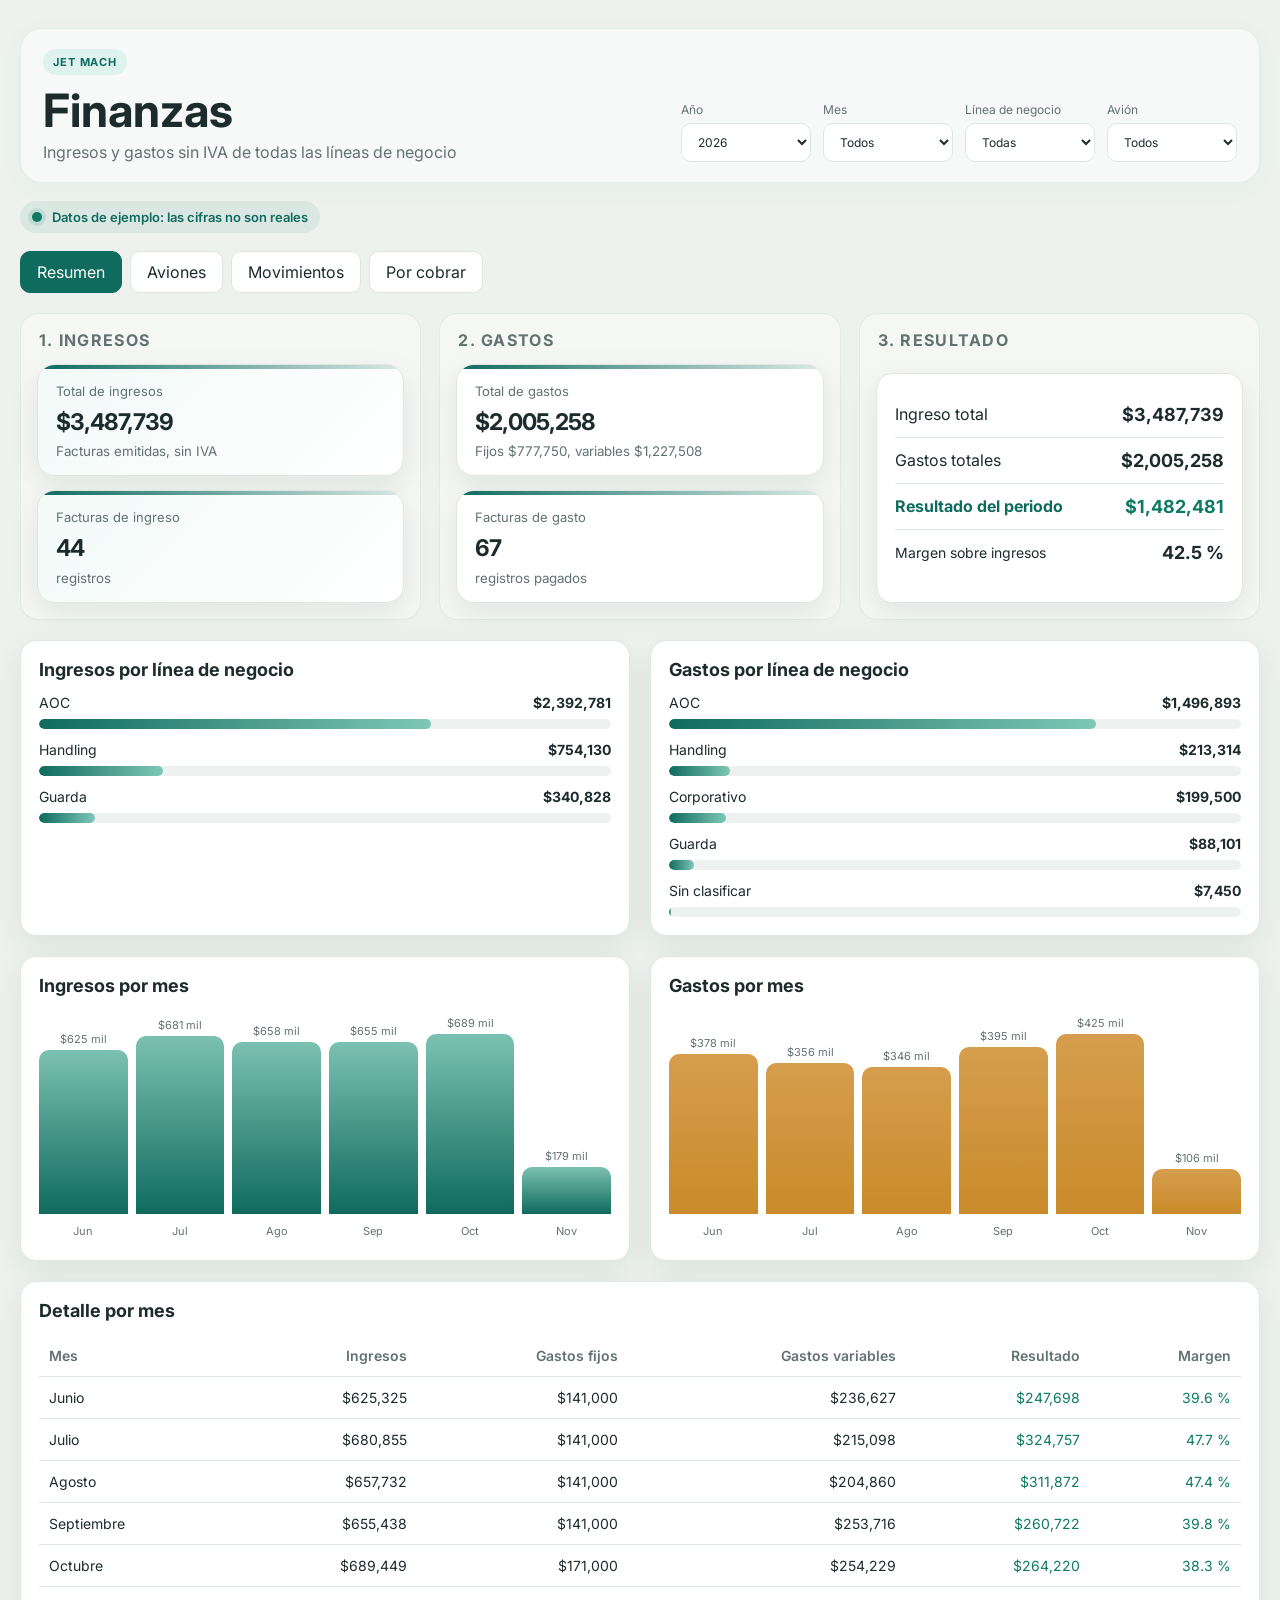
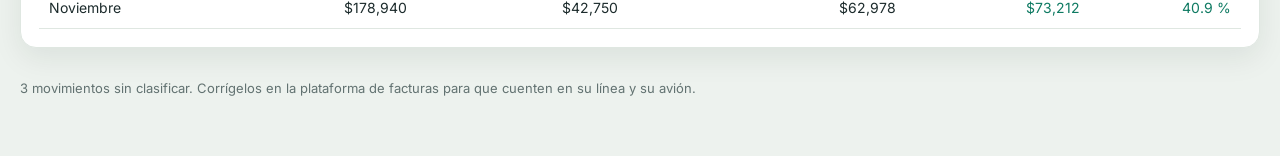
<file: jetmach-finanzas-vista-previa.html>
<!DOCTYPE html>
<html lang="es">
  <head>
    <meta charset="UTF-8" />
    <meta name="viewport" content="width=device-width, initial-scale=1.0" />
    <title>Finanzas | Jet Mach</title>
    <link rel="preconnect" href="https://fonts.googleapis.com" />
    <link rel="preconnect" href="https://fonts.gstatic.com" crossorigin />
    <link href="https://fonts.googleapis.com/css2?family=Inter:wght@400;500;600;700;800&display=swap" rel="stylesheet" />
    <style>
:root {
  --bg: #edf2ee;
  --panel: #ffffff;
  --panel-alt: #f6f8f7;
  --line: #dfe7e1;
  --ink: #1c2b2c;
  --muted: #627271;
  --brand: #0f6b5e;
  --brand-soft: #dff3ee;
  --good: #0e7a62;
  --bad: #be4a3f;
  --amber: #c98b2a;
  --shadow: 0 10px 30px rgba(16, 32, 25, 0.08);
}

* { box-sizing: border-box; }

html, body {
  margin: 0;
  font-family: "Inter", sans-serif;
  background: var(--bg);
  color: var(--ink);
}

body {
  min-height: 100vh;
}

.app-shell {
  max-width: 1280px;
  margin: 0 auto;
  padding: 28px 20px 60px;
}

.topbar {
  display: flex;
  justify-content: space-between;
  align-items: flex-end;
  gap: 20px;
  margin-bottom: 18px;
  padding: 20px 22px;
  background: rgba(255, 255, 255, 0.56);
  border: 1px solid rgba(15, 107, 94, 0.08);
  border-radius: 22px;
  box-shadow: 0 6px 24px rgba(15, 107, 94, 0.04);
}

.brand-badge {
  display: inline-flex;
  align-items: center;
  margin-bottom: 10px;
  padding: 6px 10px;
  border-radius: 999px;
  background: var(--brand-soft);
  color: var(--brand);
  font-size: 11px;
  font-weight: 700;
  letter-spacing: 0.08em;
  text-transform: uppercase;
}

h1, h2, h3, p { margin: 0; }

h1 {
  font-size: clamp(32px, 4vw, 46px);
  line-height: 1.1;
}

.subtitle {
  margin-top: 6px;
  color: var(--muted);
}

.status-strip {
  display: inline-flex;
  align-items: center;
  gap: 10px;
  padding: 8px 12px;
  margin: 0 0 18px;
  border-radius: 999px;
  background: rgba(15, 107, 94, 0.08);
  color: var(--brand);
  font-size: 13px;
  font-weight: 600;
}

.status-dot {
  width: 10px;
  height: 10px;
  border-radius: 50%;
  background: var(--good);
  box-shadow: 0 0 0 4px rgba(14, 122, 98, 0.12);
}

.filters {
  display: flex;
  gap: 12px;
  flex-wrap: wrap;
  align-items: end;
}

.team-button,
.primary-button,
.secondary-button,
.close-button {
  border: 1px solid var(--line);
  border-radius: 10px;
  font: inherit;
  cursor: pointer;
}

.team-button,
.primary-button {
  background: var(--brand);
  color: white;
  border-color: var(--brand);
  padding: 10px 16px;
}

.secondary-button {
  background: white;
  color: var(--ink);
  padding: 10px 14px;
}

.close-button {
  background: transparent;
  color: var(--muted);
  padding: 6px 10px;
  font-size: 22px;
  line-height: 1;
}

label {
  display: flex;
  flex-direction: column;
  gap: 6px;
  font-size: 12px;
  color: var(--muted);
}

select {
  min-width: 140px;
  border: 1px solid var(--line);
  border-radius: 10px;
  background: var(--panel);
  color: var(--ink);
  padding: 10px 12px;
  font: inherit;
}

.tabs {
  display: flex;
  gap: 8px;
  flex-wrap: wrap;
  margin-bottom: 20px;
}

.tab {
  border: 1px solid var(--line);
  background: var(--panel);
  color: var(--ink);
  padding: 10px 16px;
  border-radius: 10px;
  font: inherit;
  cursor: pointer;
  transition: 0.2s ease;
}

.tab.active {
  background: var(--brand);
  color: white;
  border-color: var(--brand);
}

main {
  display: grid;
  gap: 20px;
}

.tab-panel {
  display: none;
  gap: 20px;
}

.tab-panel.active {
  display: grid;
}

.kpis-group {
  display: grid;
  grid-template-columns: repeat(3, minmax(0, 1fr));
  gap: 18px;
}

.summary-section {
  display: grid;
  gap: 14px;
  padding: 16px;
  background: rgba(255, 255, 255, 0.38);
  border: 1px solid rgba(15, 107, 94, 0.08);
  border-radius: 18px;
}

.section-header {
  padding: 0 2px;
}

.section-header h3 {
  font-size: 16px;
  color: var(--muted);
  text-transform: uppercase;
  letter-spacing: 0.08em;
  font-weight: 700;
}

.stacked-cards {
  display: grid;
  gap: 14px;
}

.card {
  background: var(--panel);
  border: 1px solid var(--line);
  border-radius: 18px;
  box-shadow: var(--shadow);
  padding: 18px 18px 16px;
  transition: transform 0.2s ease, box-shadow 0.2s ease;
  min-width: 0;
  position: relative;
  overflow: hidden;
}

.card::before {
  content: "";
  position: absolute;
  inset: 0 auto auto 0;
  width: 100%;
  height: 4px;
  background: linear-gradient(90deg, var(--brand), rgba(15, 107, 94, 0.15));
}

.card:hover {
  transform: translateY(-2px);
  box-shadow: 0 14px 28px rgba(16, 32, 25, 0.09);
}

.card.highlight {
  background: linear-gradient(135deg, #f2faf8, #ffffff);
}

.card.accent {
  border-color: rgba(15, 107, 94, 0.45);
  background: linear-gradient(135deg, var(--brand-soft), #ffffff);
}

.card p {
  font-size: 13px;
  color: var(--muted);
  margin-bottom: 10px;
}

.card h2 {
  font-size: clamp(18px, 1.8vw, 30px);
  letter-spacing: -0.04em;
  line-height: 1.15;
  white-space: nowrap;
  overflow: hidden;
  text-overflow: ellipsis;
}

.card h3 {
  font-size: clamp(22px, 2vw, 30px);
  letter-spacing: -0.04em;
  line-height: 1.15;
}

.card small {
  display: block;
  margin-top: 8px;
  color: var(--muted);
}

.summary-grid {
  display: grid;
  grid-template-columns: 1fr 1fr;
  gap: 20px;
}

.large {
  min-height: 220px;
}

.result-panel {
  min-height: 100%;
  background: linear-gradient(135deg, #f7fbfa, #edf7f4);
  border: 1px solid rgba(15, 107, 94, 0.12);
}

.compact {
  font-size: 14px;
}

.muted-row {
  color: var(--muted);
}

.panel {
  background: var(--panel);
  border: 1px solid var(--line);
  border-radius: 16px;
  box-shadow: var(--shadow);
  padding: 18px;
}

.panel-header {
  margin-bottom: 14px;
}

.panel-header h3 {
  font-size: 18px;
}

.summary-row {
  display: flex;
  justify-content: space-between;
  align-items: center;
  padding: 12px 0;
  border-top: 1px solid var(--line);
  color: var(--ink);
}

.summary-row:first-of-type {
  border-top: none;
}

.summary-row strong {
  font-size: 18px;
}

.summary-row.emphasis {
  color: var(--brand);
  font-weight: 700;
}

.category-list {
  display: grid;
  gap: 12px;
}

.category-item {
  display: grid;
  gap: 8px;
}

.category-top {
  display: flex;
  justify-content: space-between;
  gap: 12px;
  color: var(--ink);
  font-size: 14px;
}

.progress {
  width: 100%;
  height: 10px;
  background: #edf2f1;
  border-radius: 999px;
  overflow: hidden;
}

.progress > span {
  display: block;
  height: 100%;
  border-radius: inherit;
  background: linear-gradient(90deg, var(--brand), #7ec7b7);
}

.charts-grid {
  display: grid;
  grid-template-columns: repeat(2, minmax(0, 1fr));
  gap: 20px;
}

.chart-bars {
  display: grid;
  gap: 10px;
  min-height: 220px;
}

.chart-bar-group {
  display: flex;
  align-items: end;
  gap: 8px;
  height: 180px;
}

.chart-bar-col {
  flex: 1;
  min-width: 24px;
  border-radius: 10px 10px 0 0;
  background: linear-gradient(180deg, #7bc1b1, var(--brand));
  position: relative;
}

.chart-bar-col.alt {
  background: linear-gradient(180deg, #d59d4d, var(--amber));
}

.chart-bar-col::after {
  content: attr(data-label);
  position: absolute;
  left: 50%;
  transform: translateX(-50%);
  bottom: -24px;
  font-size: 11px;
  color: var(--muted);
}

.table-panel {
  overflow: auto;
}

table {
  width: 100%;
  border-collapse: collapse;
  font-size: 14px;
}

th, td {
  padding: 12px 10px;
  border-bottom: 1px solid var(--line);
  text-align: left;
}

th {
  color: var(--muted);
  font-weight: 600;
}

tbody tr:hover {
  background: var(--panel-alt);
}

.positive { color: var(--good); }
.negative { color: var(--bad); }

.cards-3 {
  display: grid;
  grid-template-columns: repeat(3, minmax(0, 1fr));
  gap: 18px;
}

.report-box {
  min-height: 130px;
  display: flex;
  flex-direction: column;
  justify-content: center;
}

.report-summary {
  display: grid;
  gap: 12px;
}

.report-summary-item {
  display: flex;
  justify-content: space-between;
  border-top: 1px solid var(--line);
  padding-top: 12px;
}

.report-summary-item:first-child {
  border-top: none;
  padding-top: 0;
}

.team-tab.hidden,
.hidden {
  display: none !important;
}

.capture-panel {
  display: grid;
  gap: 18px;
}

.capture-mode-select {
  display: flex;
  gap: 10px;
  flex-wrap: wrap;
}

.capture-mode {
  border: 1px solid var(--line);
  background: white;
  color: var(--ink);
  padding: 9px 14px;
  border-radius: 10px;
  cursor: pointer;
}

.capture-mode.active {
  background: var(--brand);
  color: white;
  border-color: var(--brand);
}

.capture-form {
  display: grid;
  grid-template-columns: repeat(2, minmax(200px, 1fr));
  gap: 16px;
}

.capture-form label {
  display: flex;
  flex-direction: column;
  gap: 6px;
}

.capture-form .full-width {
  grid-column: 1 / -1;
}

.capture-form input,
.capture-form select {
  border: 1px solid var(--line);
  border-radius: 10px;
  padding: 10px 12px;
  font: inherit;
  background: white;
  color: var(--ink);
}

.capture-actions {
  display: flex;
  gap: 12px;
  justify-content: flex-start;
  margin-top: 8px;
}

.modal {
  position: fixed;
  inset: 0;
  background: rgba(14, 19, 18, 0.55);
  display: flex;
  align-items: center;
  justify-content: center;
  padding: 20px;
  z-index: 50;
}

.modal.hidden {
  display: none;
}

.modal-card {
  width: min(560px, 100%);
  background: var(--panel);
  border: 1px solid var(--line);
  border-radius: 18px;
  box-shadow: var(--shadow);
  padding: 20px;
}

.modal-header {
  display: flex;
  justify-content: space-between;
  align-items: center;
  margin-bottom: 16px;
}

.form-grid {
  display: grid;
  grid-template-columns: 1fr 1fr;
  gap: 14px;
}

.form-grid label {
  display: flex;
  flex-direction: column;
  gap: 6px;
}

.form-grid .full-width {
  grid-column: 1 / -1;
}

.form-grid input {
  border: 1px solid var(--line);
  border-radius: 10px;
  padding: 10px 12px;
  font: inherit;
  background: white;
  color: var(--ink);
}

.modal-actions {
  display: flex;
  justify-content: flex-end;
  gap: 10px;
  margin-top: 20px;
}

@media (max-width: 920px) {
  .kpis-group { grid-template-columns: 1fr; }
  .summary-grid, .charts-grid, .cards-3 { grid-template-columns: 1fr; }
}

@media (max-width: 640px) {
  .topbar {
    flex-direction: column;
    align-items: flex-start;
  }

  .kpis-group {
    grid-template-columns: 1fr;
  }

  .filters {
    width: 100%;
  }

  .filters label {
    flex: 1;
  }
}

/* ---------- Ajustes para Finanzas Jet Mach (se suman al diseño base) ---------- */
.chart-bars { padding-top: 24px; }
.chart-bar-col::before {
  content: attr(data-value);
  position: absolute;
  left: 50%;
  transform: translateX(-50%);
  top: -18px;
  font-size: 11px;
  color: var(--muted);
  white-space: nowrap;
}
.chart-bar-group { margin-bottom: 28px; }
tfoot td { font-weight: 700; border-top: 2px solid var(--ink); border-bottom: none; }
.vacio { color: #b3c0be; }
.nota-tabla { margin-top: 12px; font-size: 13px; color: var(--muted); }
.estado-vencida { color: var(--bad); font-weight: 600; }
.vacio-mensaje { padding: 18px 0; color: var(--muted); }
th.num, td.num { text-align: right; }
.filters select { min-width: 130px; }

</style>
  </head>
  <body>
    <div class="app-shell">
      <header class="topbar">
        <div>
          <div class="brand-badge">Jet Mach</div>
          <h1>Finanzas</h1>
          <p class="subtitle">Ingresos y gastos sin IVA de todas las líneas de negocio</p>
        </div>

        <div class="filters">
          <label>
            <span>Año</span>
            <select id="yearFilter"></select>
          </label>
          <label>
            <span>Mes</span>
            <select id="monthFilter"></select>
          </label>
          <label>
            <span>Línea de negocio</span>
            <select id="lineFilter">
              <option value="todas">Todas</option>
              <option>Guarda</option>
              <option>Handling</option>
              <option>AOC</option>
              <option>Corporativo</option>
            </select>
          </label>
          <label>
            <span>Avión</span>
            <select id="planeFilter"></select>
          </label>
        </div>
      </header>

      <div class="status-strip">
        <span class="status-dot"></span>
        <span id="statusText">Cargando datos…</span>
      </div>

      <nav class="tabs" aria-label="Secciones">
        <button class="tab active" data-tab="overview">Resumen</button>
        <button class="tab" data-tab="planes">Aviones</button>
        <button class="tab" data-tab="movements">Movimientos</button>
        <button class="tab" data-tab="receivable">Por cobrar</button>
      </nav>

      <main>
        <section id="overview" class="tab-panel active">
          <section class="kpis-group">
            <div class="summary-section">
              <div class="section-header">
                <h3>1. Ingresos</h3>
              </div>
              <div class="stacked-cards">
                <article class="card highlight">
                  <p>Total de ingresos</p>
                  <h2 id="incomeValue">$0</h2>
                  <small>Facturas emitidas, sin IVA</small>
                </article>
                <article class="card highlight">
                  <p>Facturas de ingreso</p>
                  <h2 id="incomeCount">0</h2>
                  <small>registros</small>
                </article>
              </div>
            </div>

            <div class="summary-section">
              <div class="section-header">
                <h3>2. Gastos</h3>
              </div>
              <div class="stacked-cards">
                <article class="card">
                  <p>Total de gastos</p>
                  <h2 id="expenseValue">$0</h2>
                  <small id="expenseMeta">Fijos $0, variables $0</small>
                </article>
                <article class="card">
                  <p>Facturas de gasto</p>
                  <h2 id="expenseCount">0</h2>
                  <small>registros pagados</small>
                </article>
              </div>
            </div>

            <div class="summary-section">
              <div class="section-header">
                <h3>3. Resultado</h3>
              </div>
              <div class="panel result-panel">
                <div class="summary-row">
                  <span>Ingreso total</span>
                  <strong id="totalIncome">$0</strong>
                </div>
                <div class="summary-row">
                  <span>Gastos totales</span>
                  <strong id="totalExpenses">$0</strong>
                </div>
                <div class="summary-row emphasis">
                  <span>Resultado del periodo</span>
                  <strong id="summaryMargin">$0</strong>
                </div>
                <div class="summary-row compact muted-row">
                  <span>Margen sobre ingresos</span>
                  <strong id="marginMeta">—</strong>
                </div>
              </div>
            </div>
          </section>

          <section class="summary-grid">
            <div class="panel large">
              <div class="panel-header">
                <h3>Ingresos por línea de negocio</h3>
              </div>
              <div id="incomeLines" class="category-list"></div>
            </div>

            <div class="panel large">
              <div class="panel-header">
                <h3>Gastos por línea de negocio</h3>
              </div>
              <div id="expenseLines" class="category-list"></div>
            </div>
          </section>

          <section class="charts-grid">
            <div class="panel">
              <div class="panel-header">
                <h3>Ingresos por mes</h3>
              </div>
              <div id="incomeChart" class="chart-bars"></div>
            </div>

            <div class="panel">
              <div class="panel-header">
                <h3>Gastos por mes</h3>
              </div>
              <div id="expenseChart" class="chart-bars"></div>
            </div>
          </section>

          <section class="panel table-panel">
            <div class="panel-header">
              <h3>Detalle por mes</h3>
            </div>
            <table>
              <thead>
                <tr>
                  <th>Mes</th>
                  <th class="num">Ingresos</th>
                  <th class="num">Gastos fijos</th>
                  <th class="num">Gastos variables</th>
                  <th class="num">Resultado</th>
                  <th class="num">Margen</th>
                </tr>
              </thead>
              <tbody id="monthlyTable"></tbody>
            </table>
          </section>
          <p class="nota-tabla" id="qualityNote"></p>
        </section>

        <section id="planes" class="tab-panel">
          <section class="panel table-panel">
            <div class="panel-header">
              <h3>Resultado por avión</h3>
            </div>
            <table>
              <thead>
                <tr>
                  <th>Avión</th>
                  <th class="num">Ingresos</th>
                  <th class="num">Gastos fijos</th>
                  <th class="num">Gastos variables</th>
                  <th class="num">Resultado</th>
                </tr>
              </thead>
              <tbody id="planeTable"></tbody>
              <tfoot id="planeTotal"></tfoot>
            </table>
            <p class="nota-tabla">Los gastos que no son de un avión aparecen en Corporativo.</p>
          </section>
        </section>

        <section id="movements" class="tab-panel">
          <section class="panel table-panel">
            <div class="panel-header">
              <h3>Movimientos del periodo</h3>
            </div>
            <table>
              <thead>
                <tr>
                  <th>Fecha</th>
                  <th>Tipo</th>
                  <th>Línea</th>
                  <th>Avión</th>
                  <th>Contraparte</th>
                  <th>Concepto</th>
                  <th class="num">Importe sin IVA</th>
                </tr>
              </thead>
              <tbody id="movementTable"></tbody>
            </table>
            <p class="nota-tabla" id="movementNote"></p>
          </section>
        </section>

        <section id="receivable" class="tab-panel">
          <section class="panel table-panel">
            <div class="panel-header">
              <h3>Facturas por cobrar</h3>
            </div>
            <table>
              <thead>
                <tr>
                  <th>Cliente</th>
                  <th>Factura</th>
                  <th>Vencimiento</th>
                  <th>Estado</th>
                  <th class="num">Importe sin IVA</th>
                </tr>
              </thead>
              <tbody id="receivableTable"></tbody>
              <tfoot id="receivableTotal"></tfoot>
            </table>
            <p class="nota-tabla">Esta sección no cambia con los filtros.</p>
          </section>
        </section>
      </main>
    </div>

    <script>
/* Datos de EJEMPLO con la misma forma que la hoja Movimientos de la plataforma B.
   Cuando conectes el script real, este archivo ya no se usa. */
(function () {
  function semilla(a) { return function () { a |= 0; a = a + 0x6D2B79F5 | 0; let t = Math.imul(a ^ a >>> 15, 1 | a); t = t + Math.imul(t ^ t >>> 7, 61 | t) ^ t; return ((t ^ t >>> 14) >>> 0) / 4294967296; }; }
  const azar = semilla(2026);
  const entre = (a, b) => Math.round(a + azar() * (b - a));
  const MESES = ['2026-06', '2026-07', '2026-08', '2026-09', '2026-10', '2026-11'];
  const HANDLING = ['N1921U', 'N905FJ', 'N64HA', 'CFRJS'];
  const movimientos = [];
  let n = 0;

  function mov(Tipo, Mes, Linea, Mat, TipoMat, TipoGasto, Contraparte, Concepto, Monto) {
    n++;
    const tope = Mes === '2026-11' ? 9 : 28;
    const dia = String(entre(1, tope)).padStart(2, '0');
    movimientos.push({
      IDOrigen: (Tipo === 'Gasto' ? 'FAC-' : 'ING-') + String(n).padStart(4, '0'),
      Tipo: Tipo, Fecha: Mes + '-' + dia, Mes: Mes,
      Contraparte: Contraparte, Concepto: Concepto,
      MontoSinIVA: Monto, TipoGasto: TipoGasto, LineaNegocio: Linea,
      Matricula: Mat, TipoMatricula: TipoMat
    });
  }

  MESES.forEach(function (mes, i) {
    const k = mes === '2026-11' ? 0.25 : 1;
    const m = function (x) { return Math.round(x * k); };
    mov('Ingreso', mes, 'AOC', 'XADGL', 'AOC', '', 'Propietario XADGL', 'Horas de vuelo', m(entre(230000, 300000)));
    mov('Gasto', mes, 'AOC', 'XADGL', 'AOC', 'Fijo', 'Proveedor de servicios', 'Gastos fijos del avión', m(55000));
    mov('Gasto', mes, 'AOC', 'XADGL', 'AOC', 'Variable', 'Proveedor de combustible', 'Combustible', m(entre(80000, 140000)));
    mov('Ingreso', mes, 'AOC', 'XARHL', 'AOC', '', 'Propietario XARHL', 'Horas de vuelo', m(entre(160000, 210000)));
    mov('Gasto', mes, 'AOC', 'XARHL', 'AOC', 'Fijo', 'Proveedor de servicios', 'Gastos fijos del avión', m(48000));
    mov('Gasto', mes, 'AOC', 'XARHL', 'AOC', 'Variable', 'Proveedor de combustible', 'Combustible', m(entre(50000, 100000)));
    if (i >= 4) {
      mov('Ingreso', mes, 'AOC', 'XABZN', 'AOC', '', 'Propietario XABZN', 'Horas de vuelo', m(i === 4 ? 42000 : 60000));
      mov('Gasto', mes, 'AOC', 'XABZN', 'AOC', 'Fijo', 'Proveedor de servicios', 'Gastos fijos del avión', m(30000));
      mov('Gasto', mes, 'AOC', 'XABZN', 'AOC', 'Variable', 'Proveedor de combustible', 'Combustible', m(15000));
    }
    HANDLING.forEach(function (mat) {
      mov('Ingreso', mes, 'Handling', mat, 'Handling', '', 'Cliente de handling', 'Servicio de handling', m(entre(25000, 45000)));
      mov('Gasto', mes, 'Handling', mat, 'Handling', 'Variable', 'Aeropuerto', 'Aterrizaje handling', m(entre(6000, 14000)));
    });
    mov('Ingreso', mes, 'Guarda', 'JET MACH', 'Corporativo', '', 'Cliente de guarda', 'Servicio de guarda', m(entre(55000, 75000)));
    mov('Gasto', mes, 'Guarda', 'JET MACH', 'Corporativo', 'Variable', 'Aeropuerto', 'Aterrizaje personal', m(entre(12000, 20000)));
    mov('Gasto', mes, 'Corporativo', 'JET MACH', 'Corporativo', 'Fijo', 'Proveedor de servicios', 'Gasto corporativo', m(38000));
  });
  mov('Gasto', '2026-11', 'Sin clasificar', '(vacía)', 'Sin clasificar', 'Variable', 'Proveedor', 'Gasto sin matrícula', 1850);
  mov('Gasto', '2026-11', 'Sin clasificar', 'N777ZZ', 'Sin clasificar', 'Variable', 'Proveedor', 'Matrícula fuera del catálogo', 3200);
  mov('Gasto', '2026-10', 'Sin clasificar', 'N777ZZ', 'Sin clasificar', 'Variable', 'Proveedor', 'Matrícula fuera del catálogo', 2400);

  window.DATOS_EJEMPLO = {
    ok: true,
    actualizado: '2026-11-09T12:00:00',
    movimientos: movimientos,
    porCobrar: [
      { Cliente: 'MANNY HANDLING SUPPORT', Folio: 'R2962', Vencimiento: '2026-10-14', MontoSinIVA: 32100 },
      { Cliente: 'MANNY HANDLING SUPPORT', Folio: 'R2999', Vencimiento: '2026-10-27', MontoSinIVA: 34700 },
      { Cliente: 'Cliente de ejemplo', Folio: 'R3015', Vencimiento: '2026-11-20', MontoSinIVA: 48500 }
    ]
  };
})();

</script>
    <script>
/* Finanzas Jet Mach
 *
 * Los datos salen de la hoja "Movimientos" de la plataforma B.
 * - Con CONFIG.URL_DATOS vacío se usan los datos de ejemplo (datos-ejemplo.js).
 * - Con la URL del Apps Script publicada, la página pide la clave, la envía por POST
 *   (nunca en la dirección) y el script responde:
 *   { ok: true, actualizado, movimientos: [...], porCobrar: [...] }
 *   Cada movimiento trae: IDOrigen, Tipo, Fecha, Mes, Contraparte, Concepto,
 *   MontoSinIVA, TipoGasto, LineaNegocio, Matricula, TipoMatricula.
 *   Cada cuenta por cobrar trae: Cliente, Folio, Vencimiento, MontoSinIVA.
 * Ningún dato financiero se guarda en este repositorio.
 */
const CONFIG = {
  URL_DATOS: '',
};

const MESES = {
  '01': 'Enero', '02': 'Febrero', '03': 'Marzo', '04': 'Abril', '05': 'Mayo', '06': 'Junio',
  '07': 'Julio', '08': 'Agosto', '09': 'Septiembre', '10': 'Octubre', '11': 'Noviembre', '12': 'Diciembre',
};
const AVIONES_AOC = ['XADGL', 'XARHL', 'XABZN'];
const LINEAS = ['Guarda', 'Handling', 'AOC', 'Corporativo'];

const dinero = new Intl.NumberFormat('es-MX', { style: 'currency', currency: 'MXN', maximumFractionDigits: 0 });
const $ = (id) => document.getElementById(id);
const suma = (lista, f) => lista.reduce((total, x) => total + f(x), 0);
const esc = (s) => String(s ?? '').replace(/[&<>"']/g, (c) => ({ '&': '&amp;', '<': '&lt;', '>': '&gt;', '"': '&quot;', "'": '&#39;' }[c]));
const esIngreso = (r) => r.Tipo === 'Ingreso';
const esGasto = (r) => r.Tipo === 'Gasto';
const esFijo = (r) => esGasto(r) && r.TipoGasto === 'Fijo';
const clase = (n) => (n >= 0 ? 'positive' : 'negative');
const nombreMes = (clave) => MESES[clave.slice(5, 7)] || clave;

const state = { anio: '', mes: 'todos', linea: 'todas', avion: 'todos', datos: null };

/* ---------- Datos ---------- */

function pedirClave() {
  let clave = '';
  try { clave = sessionStorage.getItem('jm_clave') || ''; } catch (e) { /* sin almacenamiento */ }
  if (!clave) {
    clave = window.prompt('Clave de acceso a Finanzas Jet Mach') || '';
    try { if (clave) sessionStorage.setItem('jm_clave', clave); } catch (e) { /* sin almacenamiento */ }
  }
  return clave;
}

async function cargarDatos() {
  if (!CONFIG.URL_DATOS) return { ...window.DATOS_EJEMPLO, esEjemplo: true };
  const respuesta = await fetch(CONFIG.URL_DATOS, {
    method: 'POST',
    headers: { 'Content-Type': 'text/plain;charset=utf-8' },
    body: JSON.stringify({ accion: 'finanzas', clave: pedirClave() }),
  });
  const json = await respuesta.json();
  if (!json.ok) {
    try { sessionStorage.removeItem('jm_clave'); } catch (e) { /* sin almacenamiento */ }
    throw new Error(json.error || 'Acceso denegado');
  }
  return json;
}

function normalizar(datos) {
  datos.movimientos = (datos.movimientos || []).map((r) => ({
    ...r,
    MontoSinIVA: Number(r.MontoSinIVA) || 0,
    Mes: r.Mes || String(r.Fecha || '').slice(0, 7),
    TipoGasto: r.TipoGasto || '',
    LineaNegocio: r.LineaNegocio || 'Sin clasificar',
    TipoMatricula: r.TipoMatricula || 'Sin clasificar',
  }));
  datos.porCobrar = (datos.porCobrar || []).map((c) => ({ ...c, MontoSinIVA: Number(c.MontoSinIVA) || 0 }));
  return datos;
}

/* ---------- Filtros ---------- */

function filtrar({ ignorarMes = false } = {}) {
  return state.datos.movimientos.filter((r) => {
    if (state.anio !== 'todos' && !r.Mes.startsWith(state.anio)) return false;
    if (!ignorarMes && state.mes !== 'todos' && r.Mes.slice(5, 7) !== state.mes) return false;
    if (state.linea !== 'todas' && r.LineaNegocio !== state.linea) return false;
    if (state.avion !== 'todos' && r.Matricula !== state.avion) return false;
    return true;
  });
}

function armarFiltros() {
  const movs = state.datos.movimientos;
  const anios = [...new Set(movs.map((r) => r.Mes.slice(0, 4)).filter(Boolean))].sort().reverse();
  state.anio = anios[0] || 'todos';
  $('yearFilter').innerHTML = anios.map((a) => `<option value="${esc(a)}">${esc(a)}</option>`).join('') + '<option value="todos">Todos</option>';
  $('monthFilter').innerHTML = '<option value="todos">Todos</option>' +
    Object.keys(MESES).map((m) => `<option value="${m}">${MESES[m]}</option>`).join('');

  const handling = [...new Set(movs.filter((r) => r.TipoMatricula === 'Handling').map((r) => r.Matricula))].sort();
  $('planeFilter').innerHTML = '<option value="todos">Todos</option>' +
    [...AVIONES_AOC, ...handling].map((m) => `<option value="${esc(m)}">${esc(m)}</option>`).join('');

  $('yearFilter').value = state.anio;
  ['yearFilter', 'monthFilter', 'lineFilter', 'planeFilter'].forEach((id) => $(id).addEventListener('change', () => {
    state.anio = $('yearFilter').value;
    state.mes = $('monthFilter').value;
    state.linea = $('lineFilter').value;
    state.avion = $('planeFilter').value;
    dibujar();
  }));
}

/* ---------- Dibujo ---------- */

function dibujarResumen(filas) {
  const ingresos = filas.filter(esIngreso);
  const gastos = filas.filter(esGasto);
  const totalIng = suma(ingresos, (r) => r.MontoSinIVA);
  const totalGas = suma(gastos, (r) => r.MontoSinIVA);
  const fijos = suma(gastos.filter(esFijo), (r) => r.MontoSinIVA);
  const resultado = totalIng - totalGas;

  $('incomeValue').textContent = dinero.format(totalIng);
  $('incomeCount').textContent = ingresos.length;
  $('expenseValue').textContent = dinero.format(totalGas);
  $('expenseCount').textContent = gastos.length;
  $('expenseMeta').textContent = `Fijos ${dinero.format(fijos)}, variables ${dinero.format(totalGas - fijos)}`;
  $('totalIncome').textContent = dinero.format(totalIng);
  $('totalExpenses').textContent = dinero.format(totalGas);
  const marcador = $('summaryMargin');
  marcador.textContent = dinero.format(resultado);
  marcador.className = clase(resultado);
  $('marginMeta').textContent = totalIng > 0 ? `${(resultado / totalIng * 100).toFixed(1)} %` : '—';
}

function listaPorLinea(idContenedor, filas) {
  const lineas = [...LINEAS];
  if (filas.some((r) => r.LineaNegocio === 'Sin clasificar')) lineas.push('Sin clasificar');
  const datos = lineas.map((linea) => ({ etiqueta: linea, valor: suma(filas.filter((r) => r.LineaNegocio === linea), (r) => r.MontoSinIVA) }))
    .filter((d) => d.valor > 0)
    .sort((a, b) => b.valor - a.valor);
  const total = suma(datos, (d) => d.valor);
  $(idContenedor).innerHTML = datos.length
    ? datos.map((d) => `
        <div class="category-item">
          <div class="category-top"><span>${esc(d.etiqueta)}</span><strong>${dinero.format(d.valor)}</strong></div>
          <div class="progress"><span style="width:${total ? d.valor / total * 100 : 0}%"></span></div>
        </div>`).join('')
    : '<p class="vacio-mensaje">No hay movimientos con estos filtros.</p>';
}

function dibujarBarras(idContenedor, valores, etiquetas, alt) {
  const contenedor = $(idContenedor);
  if (!valores.length) { contenedor.innerHTML = '<p class="vacio-mensaje">No hay movimientos con estos filtros.</p>'; return; }
  const maximo = Math.max(...valores, 1);
  contenedor.innerHTML = `<div class="chart-bar-group">${valores.map((v, i) => `
      <div class="chart-bar-col ${alt ? 'alt' : ''}" data-label="${esc(etiquetas[i])}" data-value="${v > 0 ? '$' + Math.round(v / 1000) + ' mil' : ''}"
           style="height:${Math.max(v / maximo * 100, 4)}%" title="${esc(etiquetas[i])}: ${dinero.format(v)}"></div>`).join('')}</div>`;
}

function dibujarMeses(filasTodosMeses) {
  const claves = [...new Set(filasTodosMeses.map((r) => r.Mes))].sort();
  const porMes = claves.map((mes) => {
    const rs = filasTodosMeses.filter((r) => r.Mes === mes);
    const ing = suma(rs.filter(esIngreso), (r) => r.MontoSinIVA);
    const fij = suma(rs.filter(esFijo), (r) => r.MontoSinIVA);
    const gas = suma(rs.filter(esGasto), (r) => r.MontoSinIVA);
    return { mes, ing, fij, var: gas - fij, gas };
  });
  const etiquetas = porMes.map((m) => nombreMes(m.mes).slice(0, 3));
  dibujarBarras('incomeChart', porMes.map((m) => m.ing), etiquetas, false);
  dibujarBarras('expenseChart', porMes.map((m) => m.gas), etiquetas, true);

  const visibles = state.mes === 'todos' ? porMes : porMes.filter((m) => m.mes.slice(5, 7) === state.mes);
  $('monthlyTable').innerHTML = visibles.length ? visibles.map((m) => {
    const res = m.ing - m.gas;
    return `<tr><td>${nombreMes(m.mes)}</td><td class="num">${dinero.format(m.ing)}</td><td class="num">${dinero.format(m.fij)}</td>
      <td class="num">${dinero.format(m.var)}</td><td class="num ${clase(res)}">${dinero.format(res)}</td>
      <td class="num ${clase(res)}">${m.ing > 0 ? (res / m.ing * 100).toFixed(1) + ' %' : '—'}</td></tr>`;
  }).join('') : '<tr><td colspan="6" class="vacio-mensaje">No hay movimientos con estos filtros.</td></tr>';
}

function celda(n) { return n === 0 ? '<span class="vacio">—</span>' : dinero.format(n); }

function dibujarAviones(filas) {
  const grupos = AVIONES_AOC.map((m) => ({ nombre: m, f: (r) => r.Matricula === m }));
  grupos.push({ nombre: 'Aviones de Handling', f: (r) => r.TipoMatricula === 'Handling' });
  grupos.push({ nombre: 'Corporativo', f: (r) => r.TipoMatricula === 'Corporativo' });
  if (filas.some((r) => r.TipoMatricula === 'Sin clasificar')) grupos.push({ nombre: 'Sin clasificar', f: (r) => r.TipoMatricula === 'Sin clasificar' });

  let tI = 0, tF = 0, tV = 0;
  $('planeTable').innerHTML = grupos.map((g) => {
    const rs = filas.filter(g.f);
    const ing = suma(rs.filter(esIngreso), (r) => r.MontoSinIVA);
    const fij = suma(rs.filter(esFijo), (r) => r.MontoSinIVA);
    const vari = suma(rs.filter(esGasto), (r) => r.MontoSinIVA) - fij;
    tI += ing; tF += fij; tV += vari;
    const res = ing - fij - vari;
    const hay = ing || fij || vari;
    return `<tr><td>${esc(g.nombre)}</td><td class="num">${celda(ing)}</td><td class="num">${celda(fij)}</td><td class="num">${celda(vari)}</td>
      <td class="num ${hay ? clase(res) : ''}">${hay ? dinero.format(res) : '<span class="vacio">—</span>'}</td></tr>`;
  }).join('');
  const rt = tI - tF - tV;
  $('planeTotal').innerHTML = `<tr><td>Total</td><td class="num">${dinero.format(tI)}</td><td class="num">${dinero.format(tF)}</td><td class="num">${dinero.format(tV)}</td><td class="num ${clase(rt)}">${dinero.format(rt)}</td></tr>`;
}

function dibujarMovimientos(filas) {
  const ordenadas = [...filas].sort((a, b) => String(b.Fecha).localeCompare(String(a.Fecha)));
  const mostradas = ordenadas.slice(0, 150);
  $('movementTable').innerHTML = mostradas.length ? mostradas.map((r) => `
    <tr><td>${esc(r.Fecha)}</td><td>${esc(r.Tipo)}</td><td>${esc(r.LineaNegocio)}</td><td>${esc(r.Matricula)}</td>
    <td>${esc(r.Contraparte)}</td><td>${esc(r.Concepto)}</td>
    <td class="num ${esIngreso(r) ? 'positive' : ''}">${dinero.format(r.MontoSinIVA)}</td></tr>`).join('')
    : '<tr><td colspan="7" class="vacio-mensaje">No hay movimientos con estos filtros.</td></tr>';
  $('movementNote').textContent = ordenadas.length > mostradas.length
    ? `Se muestran los ${mostradas.length} más recientes de ${ordenadas.length}.`
    : `${ordenadas.length} movimientos.`;
}

function dibujarPorCobrar() {
  const hoy = new Date();
  const lista = [...state.datos.porCobrar].sort((a, b) => String(a.Vencimiento).localeCompare(String(b.Vencimiento)));
  $('receivableTable').innerHTML = lista.length ? lista.map((c) => {
    const dias = Math.floor((hoy - new Date(String(c.Vencimiento) + 'T23:59:59')) / 86400000);
    const estado = dias > 0
      ? `<span class="estado-vencida">Vencida hace ${dias} ${dias === 1 ? 'día' : 'días'}</span>`
      : `Vence en ${-dias} ${-dias === 1 ? 'día' : 'días'}`;
    return `<tr><td>${esc(c.Cliente)}</td><td>${esc(c.Folio)}</td><td>${esc(c.Vencimiento)}</td><td>${estado}</td><td class="num">${dinero.format(c.MontoSinIVA)}</td></tr>`;
  }).join('') : '<tr><td colspan="5" class="vacio-mensaje">No hay facturas por cobrar.</td></tr>';
  $('receivableTotal').innerHTML = `<tr><td colspan="4">Total por cobrar</td><td class="num">${dinero.format(suma(lista, (c) => c.MontoSinIVA))}</td></tr>`;
}

function dibujarCalidad() {
  const n = state.datos.movimientos.filter((r) => r.TipoMatricula === 'Sin clasificar' || r.LineaNegocio === 'Sin clasificar').length;
  $('qualityNote').textContent = n
    ? `${n} movimientos sin clasificar. Corrígelos en la plataforma de facturas para que cuenten en su línea y su avión.`
    : 'Todos los movimientos están clasificados.';
}

function dibujar() {
  const filas = filtrar();
  dibujarResumen(filas);
  listaPorLinea('incomeLines', filas.filter(esIngreso));
  listaPorLinea('expenseLines', filas.filter(esGasto));
  dibujarMeses(filtrar({ ignorarMes: true }));
  dibujarAviones(filas);
  dibujarMovimientos(filas);
}

function activarPestanas() {
  document.querySelectorAll('.tab').forEach((boton) => boton.addEventListener('click', () => {
    document.querySelectorAll('.tab').forEach((b) => b.classList.toggle('active', b === boton));
    document.querySelectorAll('.tab-panel').forEach((p) => p.classList.toggle('active', p.id === boton.dataset.tab));
  }));
}

async function iniciar() {
  activarPestanas();
  try {
    state.datos = normalizar(await cargarDatos());
  } catch (error) {
    $('statusText').textContent = `No se pudieron cargar los datos: ${error.message}`;
    return;
  }
  const cuando = state.datos.actualizado ? new Date(state.datos.actualizado).toLocaleString('es-MX', { dateStyle: 'long', timeStyle: 'short' }) : '';
  $('statusText').textContent = state.datos.esEjemplo
    ? 'Datos de ejemplo: las cifras no son reales'
    : `Última actualización: ${cuando}`;
  armarFiltros();
  dibujarPorCobrar();
  dibujarCalidad();
  dibujar();
}

iniciar();

</script>
  </body>
</html>
</file>
